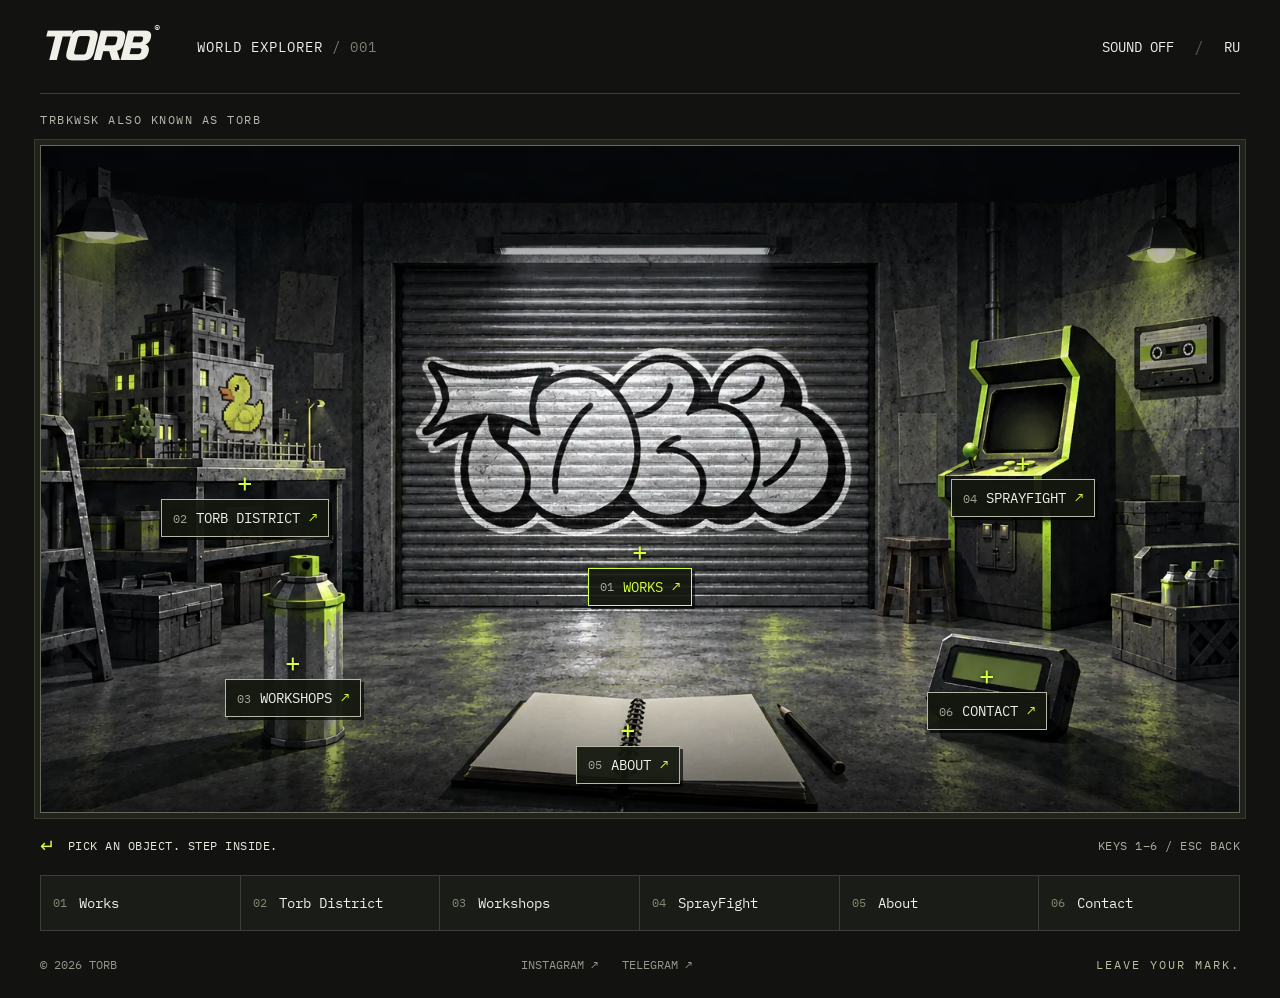
<file: index.html>
<!DOCTYPE html>
<html lang="en">
<head>
<meta charset="UTF-8" />
<meta name="viewport" content="width=device-width, initial-scale=1" />
<title>TRBKWSK ALSO KNOWN AS TORB</title>
<link rel="icon" href="favicon.webp" type="image/webp" />
<link rel="apple-touch-icon" href="favicon.webp" />
<meta name="theme-color" content="#111310" />
<meta name="google-site-verification" content="ERMoFBb7qqe_GTZfEtqPNpp0pk1r8hO4a1WRg-1dMgc" />
<meta name="description" content="The world of TORB: graffiti, Torb District, workshops and SprayFight." />
<meta property="og:type" content="website" />
<meta property="og:title" content="TRBKWSK ALSO KNOWN AS TORB" />
<meta property="og:description" content="The world of TORB: graffiti, Torb District, workshops and SprayFight." />
<meta property="og:image" content="https://www.torb.website/scene-v2.png" />
<meta property="og:url" content="https://www.torb.website/" />
<link rel="canonical" href="https://www.torb.website/" />
<link rel="alternate" hreflang="en" href="https://www.torb.website/index.html" />
<link rel="alternate" hreflang="ru" href="https://www.torb.website/index-ru.html" />
<link rel="alternate" hreflang="x-default" href="https://www.torb.website/" />
<link rel="preload" as="image" href="scene-v2.webp" />
<link rel="stylesheet" href="world.css" />
<script src="contact.js" defer></script>
<script src="world.js" defer></script>
</head>
<body>
  <div class="shell">
    <header class="toolbar">
      <a class="wordmark" href="index.html" aria-label="TRBKWSK ALSO KNOWN AS TORB">TORB<span>&reg;</span></a>
      <span class="system-title">WORLD EXPLORER <span class="version">/ 001</span></span>
      <div class="controls"><button id="sound" aria-pressed="false" aria-label="Enable sound">SOUND OFF</button><span class="divider">/</span><button id="language" aria-label="Переключить на русский">RU</button></div>
    </header>
    <main>
      <div class="scene-header"><span>TRBKWSK ALSO KNOWN AS TORB</span></div>
      <section class="viewport" aria-label="TORB studio">
        <div class="scene" id="scene">
          <picture>
            <source srcset="scene-v2.webp" type="image/webp" />
            <img class="scene-art" src="scene-v2.png" width="1536" height="1024" fetchpriority="high" alt="TORB studio at night: artwork on a roller shutter, spray can, house, sketchbook, arcade machine and pager" />
          </picture>
          <div class="scene-shade"></div>
          <nav class="hotspots" aria-label="Studio sections">
            <button class="hotspot works" data-section="works"><span class="target">+</span><span class="hot-label"><i>01</i> <span data-ru="&#1056;&#1040;&#1041;&#1054;&#1058;&#1067;" data-en="WORKS">WORKS</span><b>&#8599;</b></span></button>
            <button class="hotspot district" data-section="district"><span class="target">+</span><span class="hot-label"><i>02</i> TORB DISTRICT<b>&#8599;</b></span></button>
            <button class="hotspot workshops" data-section="workshops"><span class="target">+</span><span class="hot-label"><i>03</i> WORKSHOPS<b>&#8599;</b></span></button>
            <button class="hotspot fight" data-section="fight"><span class="target">+</span><span class="hot-label"><i>04</i> SPRAYFIGHT<b>&#8599;</b></span></button>
            <button class="hotspot about" data-section="about"><span class="target">+</span><span class="hot-label"><i>05</i> <span data-ru="&#1054;&#1041;&#1054; &#1052;&#1053;&#1045;" data-en="ABOUT">ABOUT</span><b>&#8599;</b></span></button>
            <button class="hotspot contact" data-section="contact"><span class="target">+</span><span class="hot-label"><i>06</i> <span data-ru="&#1050;&#1054;&#1053;&#1058;&#1040;&#1050;&#1058;" data-en="CONTACT">CONTACT</span><b>&#8599;</b></span></button>
          </nav>
        </div>
      </section>
      <div class="statusbar"><span class="instruction"><span class="key">&#8629;</span><span data-ru="&#1042;&#1067;&#1041;&#1045;&#1056;&#1048; &#1055;&#1056;&#1045;&#1044;&#1052;&#1045;&#1058;. &#1047;&#1040;&#1049;&#1044;&#1048; &#1042;&#1053;&#1059;&#1058;&#1056;&#1068;." data-en="PICK AN OBJECT. STEP INSIDE.">PICK AN OBJECT. STEP INSIDE.</span></span><span class="keyboard" data-ru="&#1050;&#1051;&#1040;&#1042;&#1048;&#1064;&#1048; 1&ndash;6 / ESC &#1053;&#1040;&#1047;&#1040;&#1044;" data-en="KEYS 1&ndash;6 / ESC BACK">KEYS 1–6 / ESC BACK</span></div>
      <nav class="quick-nav" aria-label="Quick navigation">
        <button data-section="works"><small>01</small><span data-ru="&#1056;&#1072;&#1073;&#1086;&#1090;&#1099;" data-en="Works">Works</span></button><button data-section="district"><small>02</small>Torb District</button><button data-section="workshops"><small>03</small>Workshops</button><button data-section="fight"><small>04</small>SprayFight</button><button data-section="about"><small>05</small><span data-ru="&#1054;&#1073;&#1086; &#1084;&#1085;&#1077;" data-en="About">About</span></button><button data-section="contact"><small>06</small><span data-ru="&#1050;&#1086;&#1085;&#1090;&#1072;&#1082;&#1090;" data-en="Contact">Contact</span></button>
      </nav>
    </main>
    <footer><span>&copy; <span id="year">2026</span> TORB</span><div><a href="https://www.instagram.com/trbkwsk/" target="_blank" rel="noopener noreferrer">INSTAGRAM &#8599;</a><a href="https://t.me/trbkwsk" target="_blank" rel="noopener noreferrer">TELEGRAM &#8599;</a></div><span class="footer-note">LEAVE YOUR MARK.</span></footer>
  </div>
  <dialog id="window" aria-labelledby="window-title">
    <div class="window-bar"><span id="window-path">TORB</span><button id="close" aria-label="Close window">&#10005;</button></div>
    <div class="window-body" id="window-body"></div>
    <div class="window-footer"><span>TRBKWSK ALSO KNOWN AS TORB</span><span>ESC / <span data-ru="&#1047;&#1040;&#1050;&#1056;&#1067;&#1058;&#1068;" data-en="CLOSE">CLOSE</span></span></div>
  </dialog>
  <noscript>
    <p style="padding:20px">The interactive studio needs JavaScript. The site sections are available directly:</p>
    <p style="padding:0 20px"><a href="torb-district.html">Torb District</a> &middot; <a href="workshops.html">Workshops</a> &middot; <a href="sprayfight.html">SprayFight</a></p>
  </noscript>
</body>
</html>
</file>
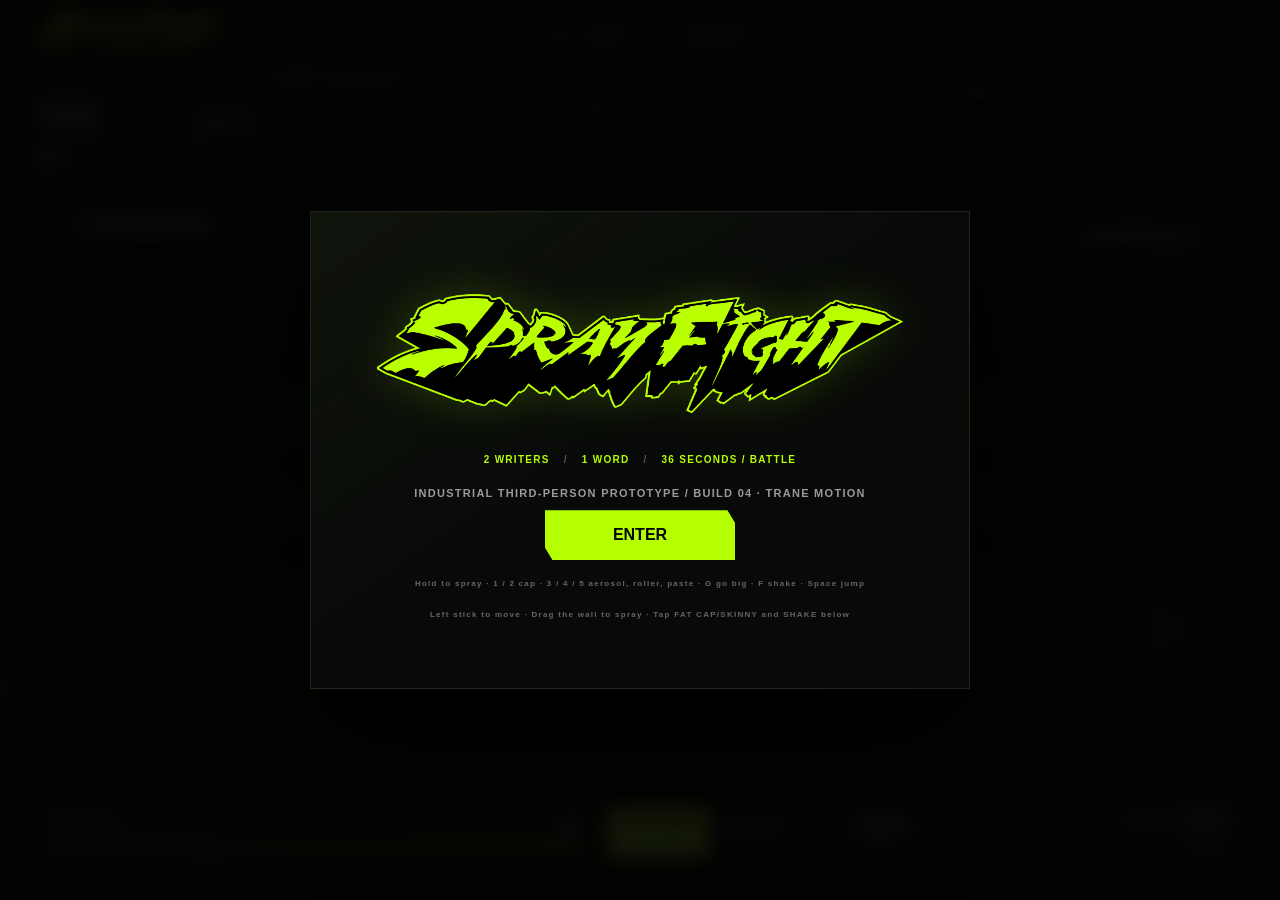
<file: sprayfight-legacy/index.html>
<!doctype html>
<html lang="en">
<head>
  <meta charset="utf-8" />
  <meta name="viewport" content="width=device-width, initial-scale=1, viewport-fit=cover" />
  <meta name="theme-color" content="#b6ff00" />
  <title>SprayFight — 3D Prototype</title>
  <meta name="description" content="SprayFight browser 3D gameplay prototype by TORB" />
  <link rel="icon" type="image/png" href="assets/SF_LOGO.png?v=green-1" />
  <link rel="apple-touch-icon" href="assets/SF_LOGO.png?v=green-1" />
  <link rel="stylesheet" href="styles.css" />
</head>
<body>
  <div id="game" class="game" aria-label="SprayFight 3D prototype">
    <canvas id="scene" aria-label="Industrial SprayFight arena"></canvas>

    <header class="hud-top">
      <img src="assets/sprayfight_green.png" alt="SprayFight" />
      <div class="word">WORD <b>SPRAY</b></div>
      <div class="clock" id="clock">00:36</div>
      <button id="sound" class="plain-button" type="button" aria-pressed="true">SOUND ON</button>
    </header>

    <section class="fighter fighter-player" aria-label="Player progress">
      <span>WRITER 01</span>
      <strong>YOU</strong>
      <small id="playerLayer">SKETCH</small>
      <div class="progress"><i id="playerProgress"></i></div>
      <b><span id="playerCoverage">0</span>%</b>
    </section>

    <section class="fighter fighter-ai" aria-label="Opponent progress">
      <span>WRITER 02</span>
      <strong>OPPONENT</strong>
      <small id="aiLayer">SKETCH</small>
      <div class="progress"><i id="aiProgress"></i></div>
      <b><span id="aiCoverage">0</span>%</b>
    </section>

    <div class="objective" id="objective">APPROACHING THE WALL</div>
    <div class="crosshair" id="crosshair" aria-hidden="true"><i></i></div>

    <div class="touch-controls" id="touchControls" aria-hidden="true">
      <button type="button" class="touch-enter" id="enterTagBtn">TAP TO TAG</button>
      <div class="joystick" id="joystick" aria-label="Move">
        <div class="joystick-stick" id="joystickStick"></div>
      </div>
      <div class="touch-actions">
        <button type="button" class="touch-btn" id="reachBtn">REACH</button>
        <button type="button" class="touch-btn" id="crouchBtn">CROUCH</button>
      </div>
    </div>

    <section class="hud-bottom" aria-label="Painting controls">
      <div class="pressure">
        <div><span>PRESSURE</span><b id="pressureNumber">100</b></div>
        <div class="bar"><i id="pressureBar"></i></div>
      </div>
      <div class="caps" role="group" aria-label="Cap selection">
        <button class="cap is-active" type="button" data-cap="fat">FAT CAP <small>1</small></button>
        <button class="cap" type="button" data-cap="skinny">SKINNY <small>2</small></button>
      </div>
      <button class="shake" id="shake" type="button">SHAKE <small>F</small></button>
      <div class="quality"><span>CLEAN</span><b><span id="clean">100</span>%</b><em><span id="drips">0</span> DRIPS</em></div>
    </section>

    <section class="modal is-visible" id="startModal" role="dialog" aria-modal="true">
      <div class="start-card">
        <img src="assets/sprayfight_green.png" alt="SprayFight" />
        <div class="facts"><span>2 WRITERS</span><span>1 WORD</span><span id="battleTime">36 SECONDS / BATTLE</span></div>
        <p>INDUSTRIAL THIRD-PERSON PROTOTYPE / BUILD 04 · TRANE MOTION</p>
        <button class="action" id="start" type="button">ENTER</button>
        <small class="hint-desktop">Hold to spray · 1 / 2 cap · 3 / 4 / 5 aerosol, roller, paste · G go big · F shake · Space jump</small>
        <small class="hint-touch">Left stick to move · Drag the wall to spray · Tap FAT CAP/SKINNY and SHAKE below</small>
      </div>
    </section>

    <section class="countdown" id="countdown" aria-hidden="true"><b>3</b></section>

    <section class="modal" id="resultModal" role="dialog" aria-modal="true">
      <div class="result-card">
        <span>SPRAYFIGHT / RESULT</span>
        <h1 id="resultTitle">YOU WIN</h1>
        <p class="reputation">REPUTATION <b id="reputation">0</b></p>
        <div class="scores">
          <div><span>YOU</span><strong id="playerScore">0</strong><small id="playerMeta">0% / 0 DRIPS</small><ul class="score-parts" id="playerParts"></ul></div>
          <div><span>OPPONENT</span><strong id="aiScore">0</strong><small id="aiMeta">0% / 0 DRIPS</small><ul class="score-parts" id="aiParts"></ul></div>
        </div>
        <button class="action" id="restart" type="button">RESTART</button>
      </div>
    </section>
  </div>

  <script type="module" src="main.js?v=root-motion-speeds-8"></script>
</body>
</html>
</file>
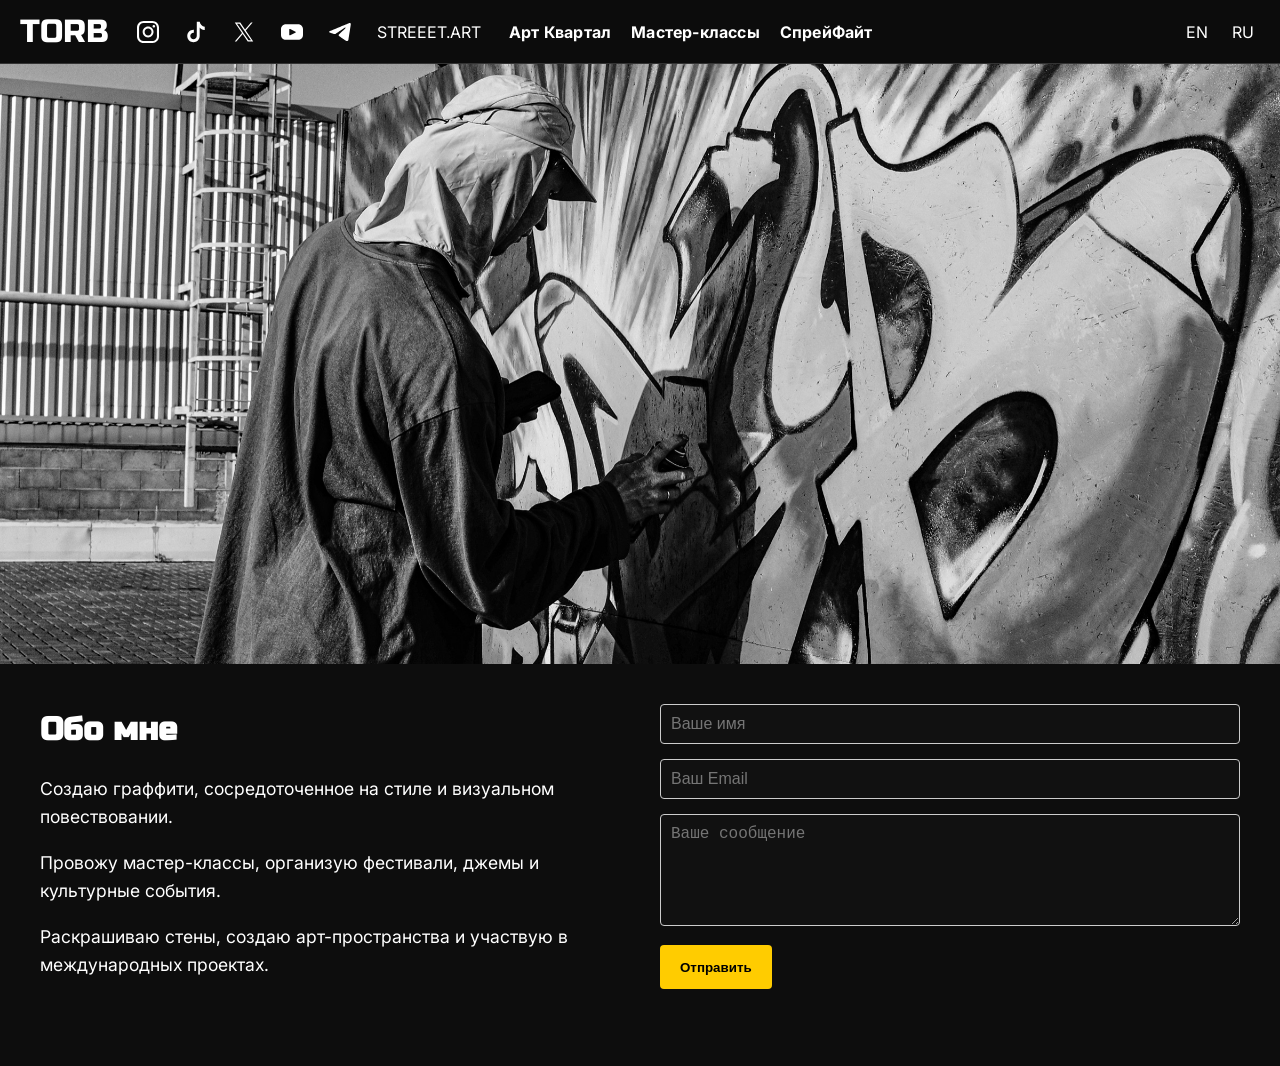
<file: index-classic-ru.html>
<!DOCTYPE html>
<html lang="ru">
<head>
<meta charset="UTF-8" />
<meta name="robots" content="noindex, follow" />
<meta name="viewport" content="width=device-width, initial-scale=1" />
<title>TORB — Граффити-артист | Мастер-классы & SprayFight</title>
<link rel="icon" href="favicon.webp" type="image/png" />
<link rel="apple-touch-icon" href="favicon.webp">
<meta name="theme-color" content="#000000" />
<meta name="google-site-verification" content="ERMoFBb7qqe_GTZfEtqPNpp0pk1r8hO4a1WRg-1dMgc" />
<meta name="description" content="TORB — граффити-артист. Мастер-классы, фестивали, система SprayFight, Torb District." />
<meta property="og:title" content="TORB — Граффити-артист" />
<meta property="og:description" content="Мастер-классы, фестивали, система SprayFight, Torb District." />
<meta property="og:image" content="https://www.torb.website/festival5.jpg" />
<meta property="og:url" content="https://www.torb.website/index-ru.html" />
<link href="https://fonts.googleapis.com/css2?family=Russo+One&family=Inter:wght@300;400;700&display=swap" rel="stylesheet" />

<style>
:root { --accent:#ffcc00; --line:#333; }

body {
  margin: 0;
  padding: 0;
  background: #0d0d0d;
  color: #fff;
  font-family: 'Inter', sans-serif;
  overflow-x: hidden;
}

/* ===== HEADER ===== */
header {
  display: flex;
  align-items: center;
  justify-content: space-between;
  padding: 12px 20px;
  border-bottom: 1px solid var(--line);
  flex-wrap: wrap;
  background: rgba(13,13,13,.85);
  backdrop-filter: blur(6px);
  position: sticky;
  top: 0;
  z-index: 1000;
}

/* left cluster: logo + socials + links */
.header-left {
  display: flex;
  align-items: center;
  gap: 20px;
  flex-wrap: wrap;
}

.logo {
  font-family: 'Russo One', sans-serif;
  font-size: 2rem;
  color: #fff;
  text-decoration: none;
  white-space: nowrap;
}
.logo:hover { color: var(--accent); }

/* socials */
.socials {
  display: flex;
  align-items: center;
  gap: 10px;
}
.socials a.icon-link, .mobile-socials a.icon-link{
  display:inline-flex; align-items:center; justify-content:center;
  width:38px; height:38px; border-radius:50%;
  color:#fff; text-decoration:none;
  transition: color .2s, background-color .2s, transform .1s;
}
.socials a.icon-link:hover, .mobile-socials a.icon-link:hover{
  color:var(--accent); background:rgba(255,204,0,.08);
}
.socials a.icon-link:active, .mobile-socials a.icon-link:active{ transform:scale(.96); }

.icon {
  width:22px; height:22px; display:inline-block;
  background-color: currentColor;
  -webkit-mask: var(--icon) no-repeat center / contain;
          mask: var(--icon) no-repeat center / contain;
}

.socials a.text-link, .mobile-socials a.text-link{
  color:#fff; text-decoration:none; font-size:1rem; padding:5px 8px; transition:color .2s;
}
.socials a.text-link:hover, .mobile-socials a.text-link:hover{ color:var(--accent); }
.socials a.text-link:visited, .mobile-socials a.text-link:visited{ color:#fff; }

/* nav links */
.sprayfight-link{
  font:700 1rem/1 'Inter',sans-serif;
  color:#fff; text-decoration:none; letter-spacing:.2px; transition:color .2s;
  white-space:nowrap;
}
.sprayfight-link:hover{ color:var(--accent); }

/* languages */
.language-switch{ display:flex; align-items:center; gap:12px; white-space:nowrap; }
.language-switch a{
  color:#fff; text-decoration:none; font-size:1rem; padding:4px 6px; transition:.2s;
}
.language-switch a:hover{ color:var(--accent); }

/* ===== SLIDER ===== */
.slider-container {
  position: relative;
  width: 100%;
  height: 600px;
  overflow: hidden;
  margin: 0 auto;
}
.slide {
  position: absolute;
  inset: 0;
  background-size: cover;
  background-position: center;
  opacity: 0;
  transition: opacity 0.8s ease;
}
.slide.active { opacity: 1; z-index: 1; }

/* ===== CONTENT ===== */
.content-section {
  display: flex;
  flex-wrap: wrap;
  padding: 40px;
  gap: 40px;
}
.about { flex: 1 1 400px; font-size: 1.1rem; line-height: 1.6; }
.about h2 {
  font-family: 'Russo One', sans-serif; font-size: 2rem; margin: 0 0 20px; color: #fff; text-align: left;
}
.contact-form { flex: 1 1 400px; }
.contact-form input, .contact-form textarea {
  width: 100%; margin-bottom: 15px; padding: 10px; font-size: 1rem; border-radius: 4px; border: 1px solid #ccc; box-sizing: border-box;
  background:#111; color:#fff;
}
.contact-form input:focus, .contact-form textarea:focus{ border-color:#777; }
.contact-form button{
  padding:12px 20px; background:var(--accent); color:#000; border:none; cursor:pointer; font-weight:700; transition:.2s;
}
.contact-form button:hover{ background:#e6b800; }

/* ===== MOBILE ===== */
.mobile-socials {
  display: none;
  justify-content: center;
  flex-wrap: wrap;
  gap: 10px;
  padding: 20px;
  box-sizing: border-box;
}

/* burger button */
.burger{
  display:none; align-items:center; justify-content:center;
  width:38px; height:38px; border-radius:8px;
  background:#111; color:#fff; border:1px solid var(--line);
  cursor:pointer; transition:transform .15s, background-color .2s, color .2s;
}
.burger:active{ transform:scale(.96); }
.burger[aria-expanded="true"]{ background:#151515; }

/* mobile slide menu */
.mobile-menu{
  position: fixed; top: 60px;
  right: 0; left: 0;
  background: rgba(13,13,13,.96);
  backdrop-filter: blur(8px);
  border-top: 1px solid var(--line);
  display: flex; flex-direction: column;
  gap: 10px; padding: 14px 16px; z-index: 1001;
}
.mobile-menu[hidden]{ display:none !important; }

.mobile-menu a{
  color:#fff; text-decoration:none; font:700 1.05rem/1.3 'Inter', sans-serif;
  padding:10px 6px; border-radius:6px; transition: color .2s, background-color .2s;
}
.mobile-menu a:hover{ color:var(--accent); background:rgba(255,204,0,.08); }

@media (max-width: 900px) {
  .slider-container { height: 400px; }
  .content-section { flex-direction: column; padding: 24px; gap: 24px; }
  .mobile-socials { display: flex; }
  .socials { display: none; }

  .burger{ display:inline-flex; }
  .header-left .sprayfight-link{ display:none; }
  .header-left{ gap:12px; }
  .logo{ order:1; }
  .burger{ order:0; }
  .language-switch{ display:flex; }
}
@media (max-width: 500px) {
  .slider-container { height: 300px; }
}

.reveal {
  opacity: 0;
  transform: translateY(30px);
  transition: opacity 0.6s ease, transform 0.6s ease;
}
.reveal.visible {
  opacity: 1;
  transform: translateY(0);
}
</style>
<link rel="stylesheet" href="shared.css" />

<!-- Yandex.Metrika counter -->
<script type="text/javascript">
    (function(m,e,t,r,i,k,a){
        m[i]=m[i]||function(){(m[i].a=m[i].a||[]).push(arguments)};
        m[i].l=1*new Date();
        for (var j = 0; j < document.scripts.length; j++) {if (document.scripts[j].src === r) { return; }}
        k=e.createElement(t),a=e.getElementsByTagName(t)[0],k.async=1,k.src=r,a.parentNode.insertBefore(k,a)
    })(window, document,'script','https://mc.yandex.ru/metrika/tag.js?id=108789136', 'ym');
    ym(108789136, 'init', {ssr:true, webvisor:true, clickmap:true, ecommerce:"dataLayer", referrer: document.referrer, url: location.href, accurateTrackBounce:true, trackLinks:true});
</script>
<noscript><div><img src="https://mc.yandex.ru/watch/108789136" style="position:absolute; left:-9999px;" alt="" /></div></noscript>
<!-- /Yandex.Metrika counter -->
<script>
if (!sessionStorage.getItem('lang-checked')) {
  sessionStorage.setItem('lang-checked', '1');
  fetch('https://ipapi.co/country/')
    .then(r => r.text())
    .then(country => {
      if (country.trim() !== 'RU') {
        window.location.href = '/index.html';
      }
    })
    .catch(() => {});
}
</script>
</head>
<body>

<header>
  <div class="header-left">
    <button class="burger" aria-label="Открыть меню" aria-expanded="false" aria-controls="mobile-menu">☰</button>
    <a href="index-classic-ru.html" class="logo">TORB</a>

    <div class="socials" aria-label="Социальные ссылки">
      <a class="icon-link" href="https://www.instagram.com/trbkwsk/" target="_blank" rel="noopener noreferrer" aria-label="Instagram">
        <span class="icon" style="--icon: url('instagram.svg');"></span>
      </a>
      <a class="icon-link" href="https://www.tiktok.com/@trbkwsk" target="_blank" rel="noopener noreferrer" aria-label="TikTok">
        <span class="icon" style="--icon: url('tiktok.svg');"></span>
      </a>
      <a class="icon-link" href="https://x.com/trbkwsk?s=21" target="_blank" rel="noopener noreferrer" aria-label="X">
        <span class="icon" style="--icon: url('x.svg');"></span>
      </a>
      <a class="icon-link" href="https://youtube.com/@trbkwsk" target="_blank" rel="noopener noreferrer" aria-label="YouTube">
        <span class="icon" style="--icon: url('youtube.svg');"></span>
      </a>
      <a class="icon-link" href="https://t.me/trbkwsk" target="_blank" rel="noopener noreferrer" aria-label="Telegram">
        <span class="icon" style="--icon: url('telegram.svg');"></span>
      </a>
      <a href="https://streeet.art/@trbkwsk" target="_blank" rel="noopener noreferrer" class="text-link">STREEET.ART</a>
    </div>

    <!-- новые разделы -->
    <a href="torb-district-ru.html" class="sprayfight-link">Арт Квартал</a>
    <a href="workshops-ru.html" class="sprayfight-link">Мастер-классы</a>
    <a href="sprayfight-ru.html" class="sprayfight-link">СпрейФайт</a>
  </div>

  <div class="language-switch">
    <!-- EN RU порядок, RU активен -->
  <a href="index-classic.html">EN</a>
  <a href="index-classic-ru.html" aria-current="page">RU</a>
</div>
</header>

<!-- Мобильное меню -->
<nav id="mobile-menu" class="mobile-menu" hidden>
  <a href="torb-district-ru.html">Арт Квартал</a>
  <a href="workshops-ru.html">Мастер-классы</a>
  <a href="sprayfight-ru.html">СпрейФайт</a>
</nav>

<!-- Слайдер -->
<div class="slider-container">
  <div class="slide active" style="background-image: url('festival5.jpg');"></div>
  <div class="slide" style="background-image: url('festival6.jpg');"></div>
  <div class="slide" style="background-image: url('festival7.jpg'); background-position: center 85%;"></div>
</div>

<!-- О себе и Контакты -->
<div class="content-section reveal">
 <div class="about reveal">
  <h2>Обо мне</h2>
  <p>Создаю граффити, сосредоточенное на стиле и визуальном повествовании.</p>
  <p>Провожу мастер-классы, организую фестивали, джемы и культурные события.</p>
  <p>Раскрашиваю стены, создаю арт-пространства и участвую в международных проектах.</p>
</div>

  <form class="contact-form" id="contact" data-contact-form data-endpoint="https://api.torb.website:8443/api/contact" data-sending-text="Отправка..." data-required-text="Заполните все поля" data-success-text="Сообщение отправлено. Я скоро отвечу." data-error-text="Не удалось отправить сообщение. Напишите в Telegram или Instagram.">
    <input type="text" name="name" placeholder="Ваше имя" autocomplete="name" required>
    <input type="email" name="email" placeholder="Ваш Email" autocomplete="email" required>
    <textarea name="message" rows="5" placeholder="Ваше сообщение" required></textarea>
    <button type="submit">Отправить</button>
    <p class="form-status" data-form-status role="status" aria-live="polite"></p>
  </form>
</div>

<!-- Мобильные соцсети -->
<div class="mobile-socials" aria-label="Социальные ссылки">
  <a class="icon-link" href="https://www.instagram.com/trbkwsk/" target="_blank" rel="noopener noreferrer" aria-label="Instagram">
    <span class="icon" style="--icon: url('instagram.svg');"></span>
  </a>
  <a class="icon-link" href="https://www.tiktok.com/@trbkwsk" target="_blank" rel="noopener noreferrer" aria-label="TikTok">
    <span class="icon" style="--icon: url('tiktok.svg');"></span>
  </a>
  <a class="icon-link" href="https://x.com/trbkwsk?s=21" target="_blank" rel="noopener noreferrer" aria-label="X">
    <span class="icon" style="--icon: url('x.svg');"></span>
  </a>
  <a class="icon-link" href="https://youtube.com/@trbkwsk" target="_blank" rel="noopener noreferrer" aria-label="YouTube">
    <span class="icon" style="--icon: url('youtube.svg');"></span>
  </a>
  <a class="icon-link" href="https://t.me/trbkwsk" target="_blank" rel="noopener noreferrer" aria-label="Telegram">
    <span class="icon" style="--icon: url('telegram.svg');"></span>
  </a>
  <a href="https://streeet.art/@trbkwsk" target="_blank" rel="noopener noreferrer" class="text-link">STREEET.ART</a>
</div>

<script>
/* слайдер */
const slides = document.querySelectorAll('.slide');
let index = 0;
setInterval(() => {
  slides.forEach(s => s.classList.remove('active'));
  index = (index + 1) % slides.length;
  slides[index].classList.add('active');
}, 5000);

/* бургер меню */
const burger = document.querySelector('.burger');
const mobileMenu = document.getElementById('mobile-menu');

if (burger && mobileMenu) {
  burger.addEventListener('click', () => {
    const open = burger.getAttribute('aria-expanded') === 'true';
    burger.setAttribute('aria-expanded', String(!open));
    mobileMenu.hidden = open;
    document.body.style.overflow = open ? '' : 'hidden';
  });

  mobileMenu.addEventListener('click', (e) => {
    if (e.target.tagName === 'A') {
      burger.setAttribute('aria-expanded', 'false');
      mobileMenu.hidden = true;
      document.body.style.overflow = '';
    }
  });
}
</script>

<script src="contact.js"></script>

<script>
const observer = new IntersectionObserver((entries) => {
  entries.forEach(e => { if (e.isIntersecting) { e.target.classList.add('visible'); } });
}, { threshold: 0.15 });
document.querySelectorAll('.reveal').forEach(el => observer.observe(el));
</script>
</body>
</html>
</file>
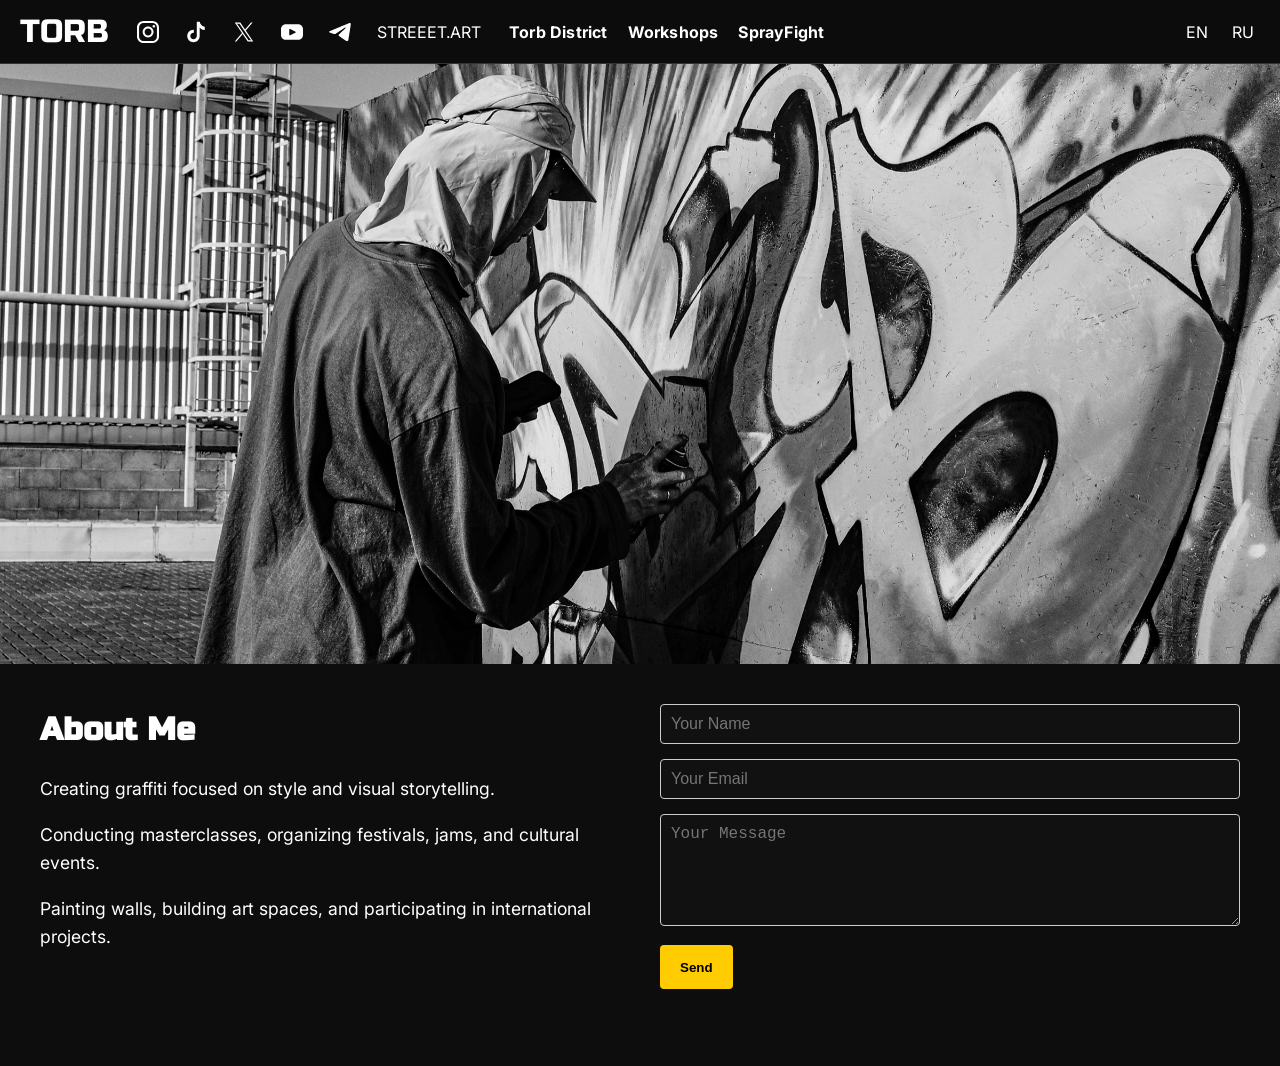
<file: index-classic.html>
<!DOCTYPE html>
<html lang="en">
<head>
<meta charset="UTF-8" />
<meta name="robots" content="noindex, follow" />
<meta name="viewport" content="width=device-width, initial-scale=1" />
<title>TORB — Graffiti Artist | Workshops & SprayFight</title>
<link rel="icon" href="favicon.webp" type="image/png" />
<link rel="apple-touch-icon" href="favicon.webp">
<meta name="theme-color" content="#000000" />
<meta name="google-site-verification" content="ERMoFBb7qqe_GTZfEtqPNpp0pk1r8hO4a1WRg-1dMgc" />
<meta name="description" content="TORB — graffiti artist. Workshops, festivals, SprayFight system, Torb District." />
<meta property="og:title" content="TORB — Graffiti Artist" />
<meta property="og:description" content="Workshops, festivals, SprayFight system, Torb District." />
<meta property="og:image" content="https://www.torb.website/festival5.jpg" />
<meta property="og:url" content="https://www.torb.website/" />
<link href="https://fonts.googleapis.com/css2?family=Russo+One&family=Inter:wght@300;400;700&display=swap" rel="stylesheet" />

<style>
:root { --accent:#ffcc00; --line:#333; }

body {
  margin: 0;
  padding: 0;
  background: #0d0d0d;
  color: #fff;
  font-family: 'Inter', sans-serif;
  overflow-x: hidden;
}

/* ===== HEADER ===== */
header {
  display: flex;
  align-items: center;
  justify-content: space-between;
  padding: 12px 20px;
  border-bottom: 1px solid var(--line);
  flex-wrap: wrap;
  background: rgba(13,13,13,.85);
  backdrop-filter: blur(6px);
  position: sticky;
  top: 0;
  z-index: 1000;
}

/* left cluster: logo + socials + links */
.header-left {
  display: flex;
  align-items: center;
  gap: 20px;
  flex-wrap: wrap;
}

.logo {
  font-family: 'Russo One', sans-serif;
  font-size: 2rem;
  color: #fff;
  text-decoration: none;
  white-space: nowrap;
}
.logo:hover { color: var(--accent); }

/* socials */
.socials {
  display: flex;
  align-items: center;
  gap: 10px;
}
.socials a.icon-link, .mobile-socials a.icon-link{
  display:inline-flex; align-items:center; justify-content:center;
  width:38px; height:38px; border-radius:50%;
  color:#fff; text-decoration:none;
  transition: color .2s, background-color .2s, transform .1s;
}
.socials a.icon-link:hover, .mobile-socials a.icon-link:hover{
  color:var(--accent); background:rgba(255,204,0,.08);
}
.socials a.icon-link:active, .mobile-socials a.icon-link:active{ transform:scale(.96); }

.icon {
  width:22px; height:22px; display:inline-block;
  background-color: currentColor;
  -webkit-mask: var(--icon) no-repeat center / contain;
          mask: var(--icon) no-repeat center / contain;
}

.socials a.text-link, .mobile-socials a.text-link{
  color:#fff; text-decoration:none; font-size:1rem; padding:5px 8px; transition:color .2s;
}
.socials a.text-link:hover, .mobile-socials a.text-link:hover{ color:var(--accent); }
.socials a.text-link:visited, .mobile-socials a.text-link:visited{ color:#fff; }

/* nav links */
.sprayfight-link{
  font:700 1rem/1 'Inter',sans-serif;
  color:#fff; text-decoration:none; letter-spacing:.2px; transition:color .2s;
  white-space:nowrap;
}
.sprayfight-link:hover{ color:var(--accent); }

/* languages */
.language-switch{ display:flex; align-items:center; gap:12px; white-space:nowrap; }
.language-switch a{
  color:#fff; text-decoration:none; font-size:1rem; padding:4px 6px; transition:.2s;
}
.language-switch a:hover{ color:var(--accent); }

/* ===== SLIDER ===== */
.slider-container {
  position: relative;
  width: 100%;
  height: 600px;
  overflow: hidden;
  margin: 0 auto;
}
.slide {
  position: absolute;
  inset: 0;
  background-size: cover;
  background-position: center;
  opacity: 0;
  transition: opacity 0.8s ease;
}
.slide.active { opacity: 1; z-index: 1; }

/* ===== CONTENT ===== */
.content-section {
  display: flex;
  flex-wrap: wrap;
  padding: 40px;
  gap: 40px;
}
.about { flex: 1 1 400px; font-size: 1.1rem; line-height: 1.6; }
.about h2 {
  font-family: 'Russo One', sans-serif; font-size: 2rem; margin: 0 0 20px; color: #fff; text-align: left;
}
.contact-form { flex: 1 1 400px; }
.contact-form input, .contact-form textarea {
  width: 100%; margin-bottom: 15px; padding: 10px; font-size: 1rem; border-radius: 4px; border: 1px solid #ccc; box-sizing: border-box;
  background:#111; color:#fff;
}
.contact-form input:focus, .contact-form textarea:focus{ border-color:#777; }
.contact-form button{
  padding:12px 20px; background:var(--accent); color:#000; border:none; cursor:pointer; font-weight:700; transition:.2s;
}
.contact-form button:hover{ background:#e6b800; }

/* ===== MOBILE ===== */
.mobile-socials {
  display: none;
  justify-content: center;
  flex-wrap: wrap;
  gap: 10px;
  padding: 20px;
  box-sizing: border-box;
}

/* burger button */
.burger{
  display:none; align-items:center; justify-content:center;
  width:38px; height:38px; border-radius:8px;
  background:#111; color:#fff; border:1px solid var(--line);
  cursor:pointer; transition:transform .15s, background-color .2s, color .2s;
}
.burger:active{ transform:scale(.96); }
.burger[aria-expanded="true"]{ background:#151515; }

/* mobile slide menu */
.mobile-menu{
  position: fixed; top: 60px;
  right: 0; left: 0;
  background: rgba(13,13,13,.96);
  backdrop-filter: blur(8px);
  border-top: 1px solid var(--line);
  display: flex; flex-direction: column;
  gap: 10px; padding: 14px 16px; z-index: 1001;
}
/* гарантированно скрыто по умолчанию */
.mobile-menu[hidden]{ display:none !important; }

.mobile-menu a{
  color:#fff; text-decoration:none; font:700 1.05rem/1.3 'Inter', sans-serif;
  padding:10px 6px; border-radius:6px; transition: color .2s, background-color .2s;
}
.mobile-menu a:hover{ color:var(--accent); background:rgba(255,204,0,.08); }

@media (max-width: 900px) {
  .slider-container { height: 400px; }
  .content-section { flex-direction: column; padding: 24px; gap: 24px; }
  .mobile-socials { display: flex; }
  .socials { display: none; }

  /* показываем сендвич, скрываем десктопные вкладки */
  .burger{ display:inline-flex; }
  .header-left .sprayfight-link{ display:none; }
  .header-left{ gap:12px; }
  .logo{ order:1; }
  .burger{ order:0; }
  .language-switch{ display:flex; }
}
@media (max-width: 500px) {
  .slider-container { height: 300px; }
}

.reveal {
  opacity: 0;
  transform: translateY(30px);
  transition: opacity 0.6s ease, transform 0.6s ease;
}
.reveal.visible {
  opacity: 1;
  transform: translateY(0);
}
</style>
<link rel="stylesheet" href="shared.css" />

<!-- Yandex.Metrika counter -->
<script type="text/javascript">
    (function(m,e,t,r,i,k,a){
        m[i]=m[i]||function(){(m[i].a=m[i].a||[]).push(arguments)};
        m[i].l=1*new Date();
        for (var j = 0; j < document.scripts.length; j++) {if (document.scripts[j].src === r) { return; }}
        k=e.createElement(t),a=e.getElementsByTagName(t)[0],k.async=1,k.src=r,a.parentNode.insertBefore(k,a)
    })(window, document,'script','https://mc.yandex.ru/metrika/tag.js?id=108789136', 'ym');
    ym(108789136, 'init', {ssr:true, webvisor:true, clickmap:true, ecommerce:"dataLayer", referrer: document.referrer, url: location.href, accurateTrackBounce:true, trackLinks:true});
</script>
<noscript><div><img src="https://mc.yandex.ru/watch/108789136" style="position:absolute; left:-9999px;" alt="" /></div></noscript>
<!-- /Yandex.Metrika counter -->
<script>
if (!sessionStorage.getItem('lang-checked')) {
  sessionStorage.setItem('lang-checked', '1');
  fetch('https://ipapi.co/country/')
    .then(r => r.text())
    .then(country => {
      if (country.trim() === 'RU') {
        window.location.href = '/index-ru.html';
      }
    })
    .catch(() => {});
}
</script>
</head>
<body>

<header>
  <div class="header-left">
    <button class="burger" aria-label="Open menu" aria-expanded="false" aria-controls="mobile-menu">☰</button>
    <a href="index-classic.html" class="logo">TORB</a>

    <div class="socials" aria-label="Social links">
      <a class="icon-link" href="https://www.instagram.com/trbkwsk/" target="_blank" rel="noopener noreferrer" aria-label="Instagram">
        <span class="icon" style="--icon: url('instagram.svg');"></span>
      </a>
      <a class="icon-link" href="https://www.tiktok.com/@trbkwsk" target="_blank" rel="noopener noreferrer" aria-label="TikTok">
        <span class="icon" style="--icon: url('tiktok.svg');"></span>
      </a>
      <a class="icon-link" href="https://x.com/trbkwsk?s=21" target="_blank" rel="noopener noreferrer" aria-label="X">
        <span class="icon" style="--icon: url('x.svg');"></span>
      </a>
      <a class="icon-link" href="https://youtube.com/@trbkwsk" target="_blank" rel="noopener noreferrer" aria-label="YouTube">
        <span class="icon" style="--icon: url('youtube.svg');"></span>
      </a>
      <a class="icon-link" href="https://t.me/trbkwsk" target="_blank" rel="noopener noreferrer" aria-label="Telegram">
        <span class="icon" style="--icon: url('telegram.svg');"></span>
      </a>
      <a href="https://streeet.art/@trbkwsk" target="_blank" rel="noopener noreferrer" class="text-link">STREEET.ART</a>
    </div>

    <!-- new sections -->
    <a href="torb-district.html" class="sprayfight-link">Torb District</a>
    <a href="workshops.html" class="sprayfight-link">Workshops</a>
    <a href="sprayfight.html" class="sprayfight-link">SprayFight</a>
  </div>

  <div class="language-switch">
    <!-- EN RU порядок, EN активен -->
  <a href="index-classic.html" aria-current="page">EN</a>
  <a href="index-classic-ru.html">RU</a>
</div>
</header>

<!-- Mobile slide menu (по умолчанию скрыто) -->
<nav id="mobile-menu" class="mobile-menu" hidden>
  <a href="torb-district.html">Torb District</a>
  <a href="workshops.html">Workshops</a>
  <a href="sprayfight.html">SprayFight System</a>
</nav>

<!-- Slider -->
<div class="slider-container">
  <div class="slide active" style="background-image: url('festival5.jpg');"></div>
  <div class="slide" data-bg="festival6.jpg"></div>
  <div class="slide" data-bg="festival7.jpg" style="background-position: center 85%;"></div>
</div>

<!-- About & Contact -->
<div class="content-section reveal">
 <div class="about reveal">
  <h2>About Me</h2>
  <p>Creating graffiti focused on style and visual storytelling.</p>
  <p>Conducting masterclasses, organizing festivals, jams, and cultural events.</p>
  <p>Painting walls, building art spaces, and participating in international projects.</p>
</div>

  <form class="contact-form" id="contact" data-contact-form data-endpoint="https://api.torb.website:8443/api/contact" data-sending-text="Sending..." data-required-text="Fill all fields" data-success-text="Message sent. I will get back to you soon." data-error-text="Could not send the message. Please try Telegram or Instagram.">
    <input type="text" name="name" placeholder="Your Name" autocomplete="name" required>
    <input type="email" name="email" placeholder="Your Email" autocomplete="email" required>
    <textarea name="message" rows="5" placeholder="Your Message" required></textarea>
    <button type="submit">Send</button>
    <p class="form-status" data-form-status role="status" aria-live="polite"></p>
  </form>
</div>

<!-- Mobile socials -->
<div class="mobile-socials" aria-label="Social links">
  <a class="icon-link" href="https://www.instagram.com/trbkwsk/" target="_blank" rel="noopener noreferrer" aria-label="Instagram">
    <span class="icon" style="--icon: url('instagram.svg');"></span>
  </a>
  <a class="icon-link" href="https://www.tiktok.com/@trbkwsk" target="_blank" rel="noopener noreferrer" aria-label="TikTok">
    <span class="icon" style="--icon: url('tiktok.svg');"></span>
  </a>
  <a class="icon-link" href="https://x.com/trbkwsk?s=21" target="_blank" rel="noopener noreferrer" aria-label="X">
    <span class="icon" style="--icon: url('x.svg');"></span>
  </a>
  <a class="icon-link" href="https://youtube.com/@trbkwsk" target="_blank" rel="noopener noreferrer" aria-label="YouTube">
    <span class="icon" style="--icon: url('youtube.svg');"></span>
  </a>
  <a class="icon-link" href="https://t.me/trbkwsk" target="_blank" rel="noopener noreferrer" aria-label="Telegram">
    <span class="icon" style="--icon: url('telegram.svg');"></span>
  </a>
  <a href="https://streeet.art/@trbkwsk" target="_blank" rel="noopener noreferrer" class="text-link">STREEET.ART</a>
</div>

<script>
/* slider */
const slides = document.querySelectorAll('.slide');
let index = 0;
setInterval(() => {
  slides.forEach(s => s.classList.remove('active'));
  index = (index + 1) % slides.length;
  const next = slides[index];
  if (next.dataset.bg) { next.style.backgroundImage = "url('" + next.dataset.bg + "')"; delete next.dataset.bg; }
  next.classList.add('active');
}, 5000);

/* burger menu */
const burger = document.querySelector('.burger');
const mobileMenu = document.getElementById('mobile-menu');

if (burger && mobileMenu) {
  burger.addEventListener('click', () => {
    const open = burger.getAttribute('aria-expanded') === 'true';
    burger.setAttribute('aria-expanded', String(!open));
    mobileMenu.hidden = open; // скрыть/показать
    document.body.style.overflow = open ? '' : 'hidden'; // блок скролла при открытом меню
  });

  // авто-закрытие по клику на ссылку
  mobileMenu.addEventListener('click', (e) => {
    if (e.target.tagName === 'A') {
      burger.setAttribute('aria-expanded', 'false');
      mobileMenu.hidden = true;
      document.body.style.overflow = '';
    }
  });
}
</script>

<script src="contact.js"></script>

<script>
const observer = new IntersectionObserver((entries) => {
  entries.forEach(e => { if (e.isIntersecting) { e.target.classList.add('visible'); } });
}, { threshold: 0.15 });
document.querySelectorAll('.reveal').forEach(el => observer.observe(el));
</script>
</body>
</html>
</file>
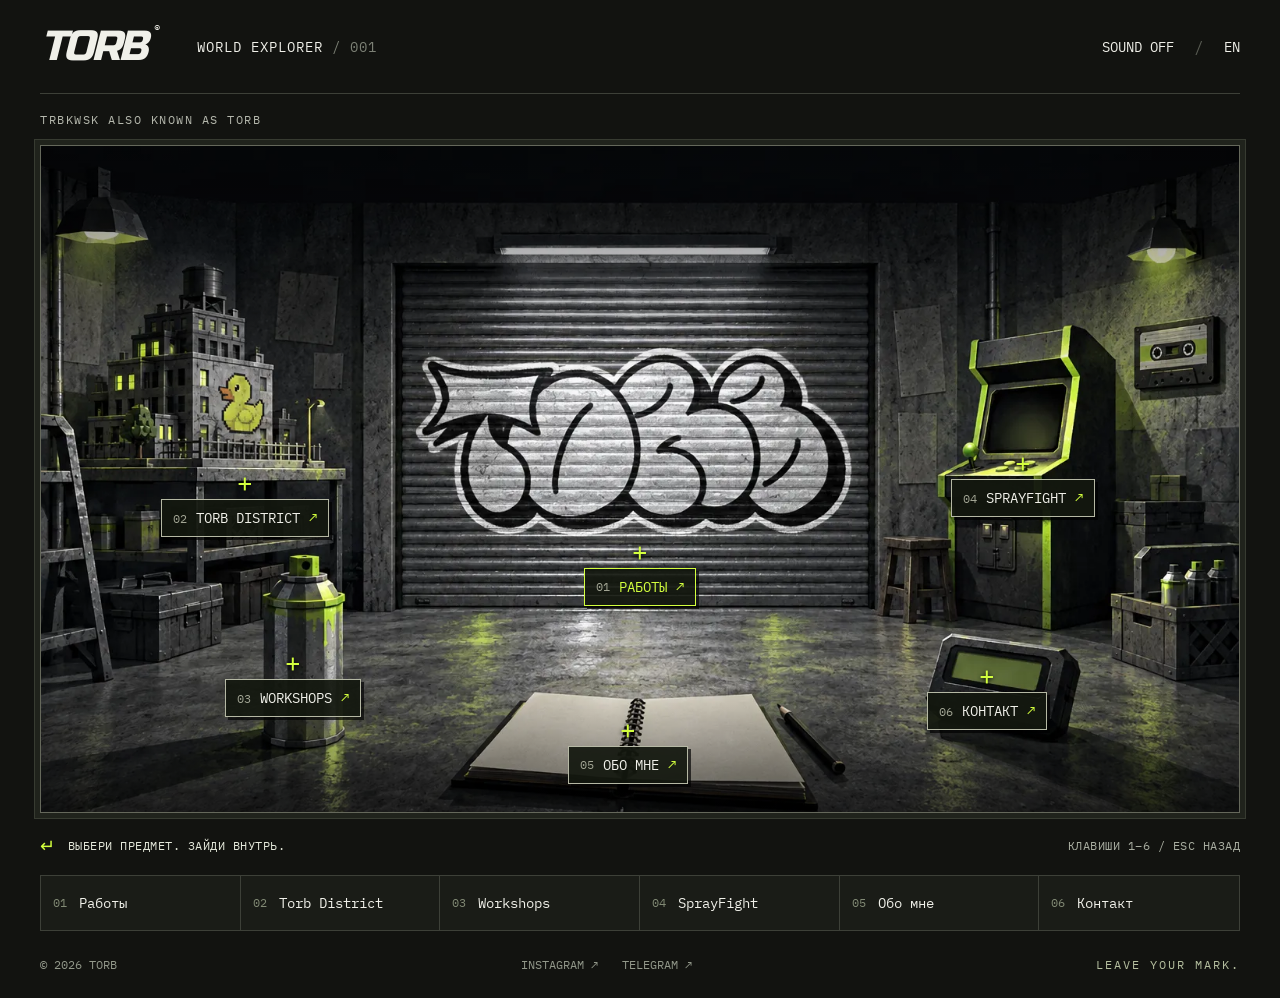
<file: index-ru.html>
<!DOCTYPE html>
<html lang="ru">
<head>
<meta charset="UTF-8" />
<meta name="viewport" content="width=device-width, initial-scale=1" />
<title>TRBKWSK ALSO KNOWN AS TORB</title>
<link rel="icon" href="favicon.webp" type="image/webp" />
<link rel="apple-touch-icon" href="favicon.webp" />
<meta name="theme-color" content="#111310" />
<meta name="google-site-verification" content="ERMoFBb7qqe_GTZfEtqPNpp0pk1r8hO4a1WRg-1dMgc" />
<meta name="description" content="Мир TORB: граффити, Torb District, мастер-классы и SprayFight." />
<meta property="og:type" content="website" />
<meta property="og:title" content="TRBKWSK ALSO KNOWN AS TORB" />
<meta property="og:description" content="Мир TORB: граффити, Torb District, мастер-классы и SprayFight." />
<meta property="og:image" content="https://www.torb.website/scene-v2.png" />
<meta property="og:url" content="https://www.torb.website/index-ru.html" />
<link rel="canonical" href="https://www.torb.website/index-ru.html" />
<link rel="alternate" hreflang="en" href="https://www.torb.website/index.html" />
<link rel="alternate" hreflang="ru" href="https://www.torb.website/index-ru.html" />
<link rel="alternate" hreflang="x-default" href="https://www.torb.website/" />
<link rel="preload" as="image" href="scene-v2.webp" />
<link rel="stylesheet" href="world.css" />
<script src="contact.js" defer></script>
<script src="world.js" defer></script>
</head>
<body>
  <div class="shell">
    <header class="toolbar">
      <a class="wordmark" href="index-ru.html" aria-label="TRBKWSK ALSO KNOWN AS TORB">TORB<span>&reg;</span></a>
      <span class="system-title">WORLD EXPLORER <span class="version">/ 001</span></span>
      <div class="controls"><button id="sound" aria-pressed="false" aria-label="Включить звук">SOUND OFF</button><span class="divider">/</span><button id="language" aria-label="Switch to English">EN</button></div>
    </header>
    <main>
      <div class="scene-header"><span>TRBKWSK ALSO KNOWN AS TORB</span></div>
      <section class="viewport" aria-label="Мастерская TORB">
        <div class="scene" id="scene">
          <picture>
            <source srcset="scene-v2.webp" type="image/webp" />
            <img class="scene-art" src="scene-v2.png" width="1536" height="1024" fetchpriority="high" alt="Ночная мастерская TORB: рисунок на рольставне, баллончик, дом, скетчбук, игровой автомат и пейджер" />
          </picture>
          <div class="scene-shade"></div>
          <nav class="hotspots" aria-label="Разделы мастерской">
            <button class="hotspot works" data-section="works"><span class="target">+</span><span class="hot-label"><i>01</i> <span data-ru="&#1056;&#1040;&#1041;&#1054;&#1058;&#1067;" data-en="WORKS">РАБОТЫ</span><b>&#8599;</b></span></button>
            <button class="hotspot district" data-section="district"><span class="target">+</span><span class="hot-label"><i>02</i> TORB DISTRICT<b>&#8599;</b></span></button>
            <button class="hotspot workshops" data-section="workshops"><span class="target">+</span><span class="hot-label"><i>03</i> WORKSHOPS<b>&#8599;</b></span></button>
            <button class="hotspot fight" data-section="fight"><span class="target">+</span><span class="hot-label"><i>04</i> SPRAYFIGHT<b>&#8599;</b></span></button>
            <button class="hotspot about" data-section="about"><span class="target">+</span><span class="hot-label"><i>05</i> <span data-ru="&#1054;&#1041;&#1054; &#1052;&#1053;&#1045;" data-en="ABOUT">ОБО МНЕ</span><b>&#8599;</b></span></button>
            <button class="hotspot contact" data-section="contact"><span class="target">+</span><span class="hot-label"><i>06</i> <span data-ru="&#1050;&#1054;&#1053;&#1058;&#1040;&#1050;&#1058;" data-en="CONTACT">КОНТАКТ</span><b>&#8599;</b></span></button>
          </nav>
        </div>
      </section>
      <div class="statusbar"><span class="instruction"><span class="key">&#8629;</span><span data-ru="&#1042;&#1067;&#1041;&#1045;&#1056;&#1048; &#1055;&#1056;&#1045;&#1044;&#1052;&#1045;&#1058;. &#1047;&#1040;&#1049;&#1044;&#1048; &#1042;&#1053;&#1059;&#1058;&#1056;&#1068;." data-en="PICK AN OBJECT. STEP INSIDE.">ВЫБЕРИ ПРЕДМЕТ. ЗАЙДИ ВНУТРЬ.</span></span><span class="keyboard" data-ru="&#1050;&#1051;&#1040;&#1042;&#1048;&#1064;&#1048; 1&ndash;6 / ESC &#1053;&#1040;&#1047;&#1040;&#1044;" data-en="KEYS 1&ndash;6 / ESC BACK">КЛАВИШИ 1–6 / ESC НАЗАД</span></div>
      <nav class="quick-nav" aria-label="Быстрая навигация">
        <button data-section="works"><small>01</small><span data-ru="&#1056;&#1072;&#1073;&#1086;&#1090;&#1099;" data-en="Works">Работы</span></button><button data-section="district"><small>02</small>Torb District</button><button data-section="workshops"><small>03</small>Workshops</button><button data-section="fight"><small>04</small>SprayFight</button><button data-section="about"><small>05</small><span data-ru="&#1054;&#1073;&#1086; &#1084;&#1085;&#1077;" data-en="About">Обо мне</span></button><button data-section="contact"><small>06</small><span data-ru="&#1050;&#1086;&#1085;&#1090;&#1072;&#1082;&#1090;" data-en="Contact">Контакт</span></button>
      </nav>
    </main>
    <footer><span>&copy; <span id="year">2026</span> TORB</span><div><a href="https://www.instagram.com/trbkwsk/" target="_blank" rel="noopener noreferrer">INSTAGRAM &#8599;</a><a href="https://t.me/trbkwsk" target="_blank" rel="noopener noreferrer">TELEGRAM &#8599;</a></div><span class="footer-note">LEAVE YOUR MARK.</span></footer>
  </div>
  <dialog id="window" aria-labelledby="window-title">
    <div class="window-bar"><span id="window-path">TORB</span><button id="close" aria-label="Закрыть окно">&#10005;</button></div>
    <div class="window-body" id="window-body"></div>
    <div class="window-footer"><span>TRBKWSK ALSO KNOWN AS TORB</span><span>ESC / <span data-ru="&#1047;&#1040;&#1050;&#1056;&#1067;&#1058;&#1068;" data-en="CLOSE">ЗАКРЫТЬ</span></span></div>
  </dialog>
  <noscript>
    <p style="padding:20px">Для интерактивной мастерской нужен JavaScript. Разделы сайта доступны напрямую:</p>
    <p style="padding:0 20px"><a href="torb-district-ru.html">Torb District</a> &middot; <a href="workshops-ru.html">Workshops</a> &middot; <a href="sprayfight-ru.html">SprayFight</a></p>
  </noscript>
</body>
</html>
</file>
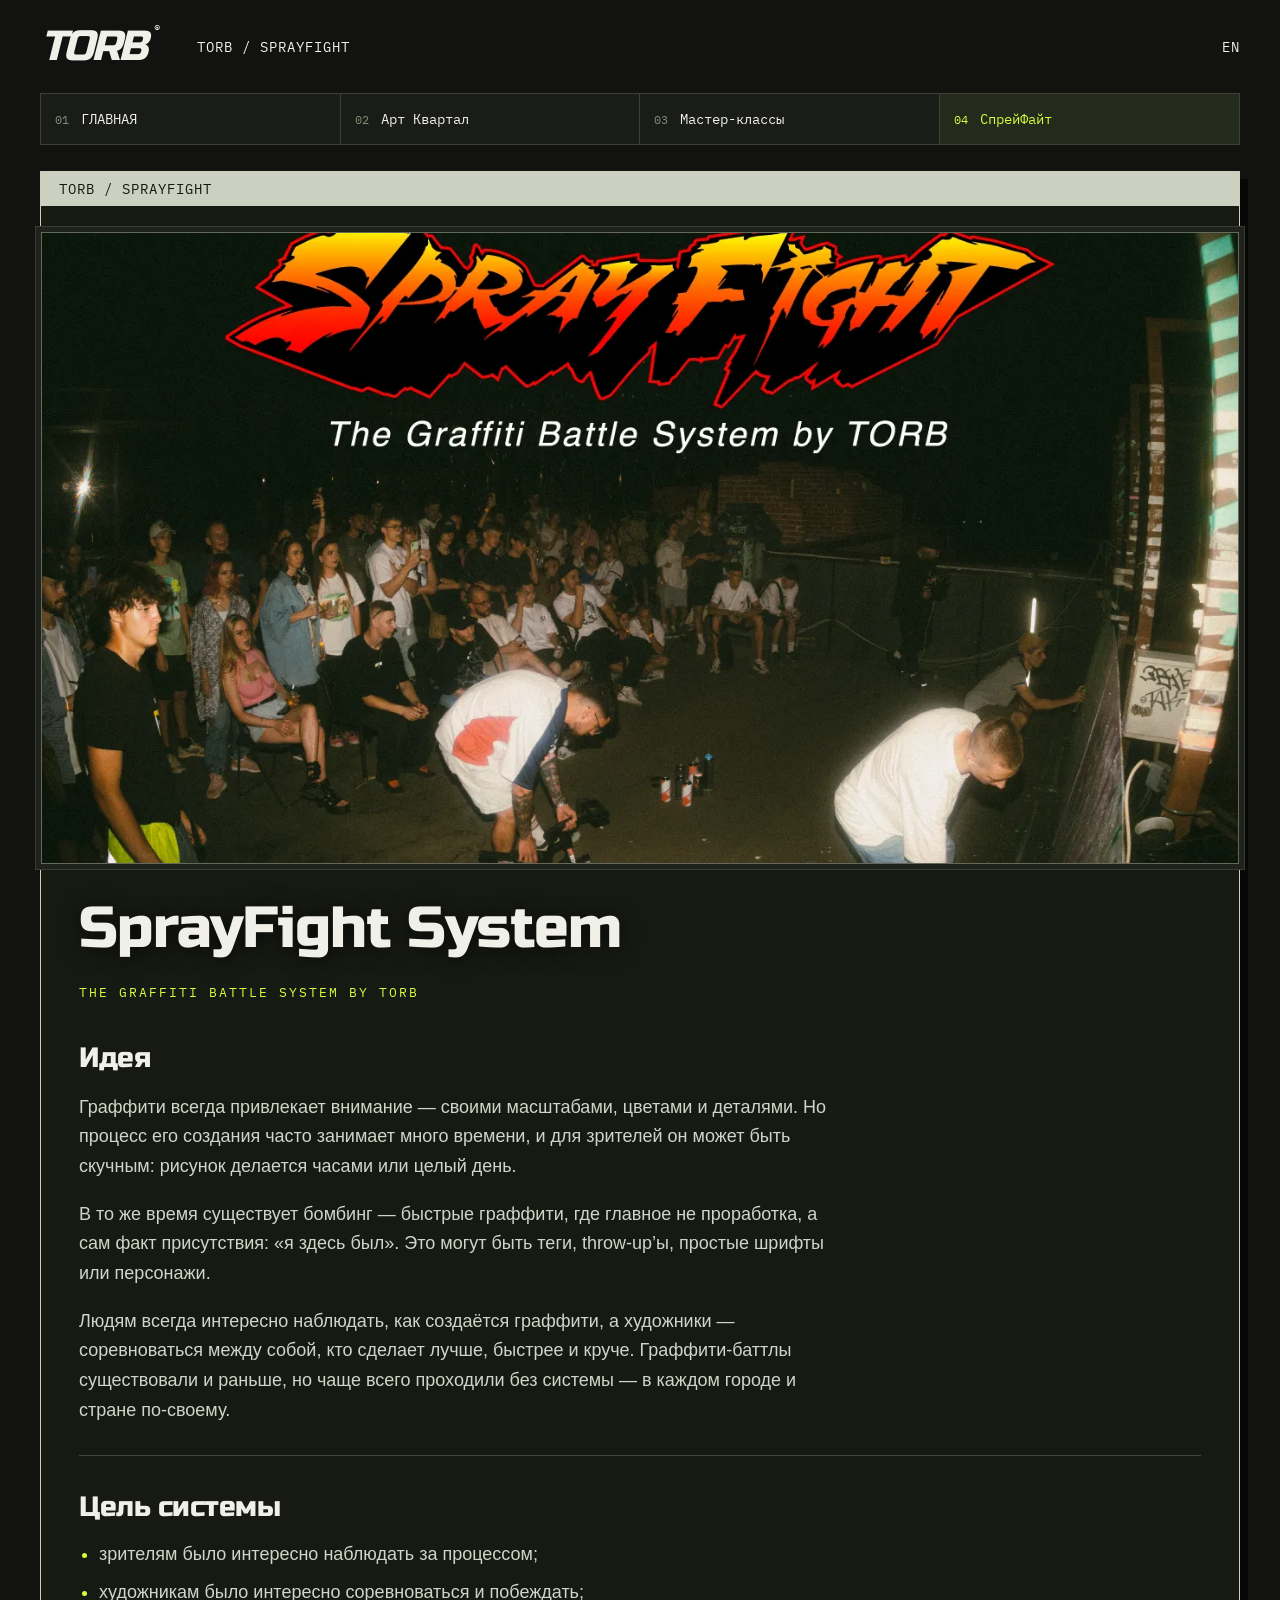
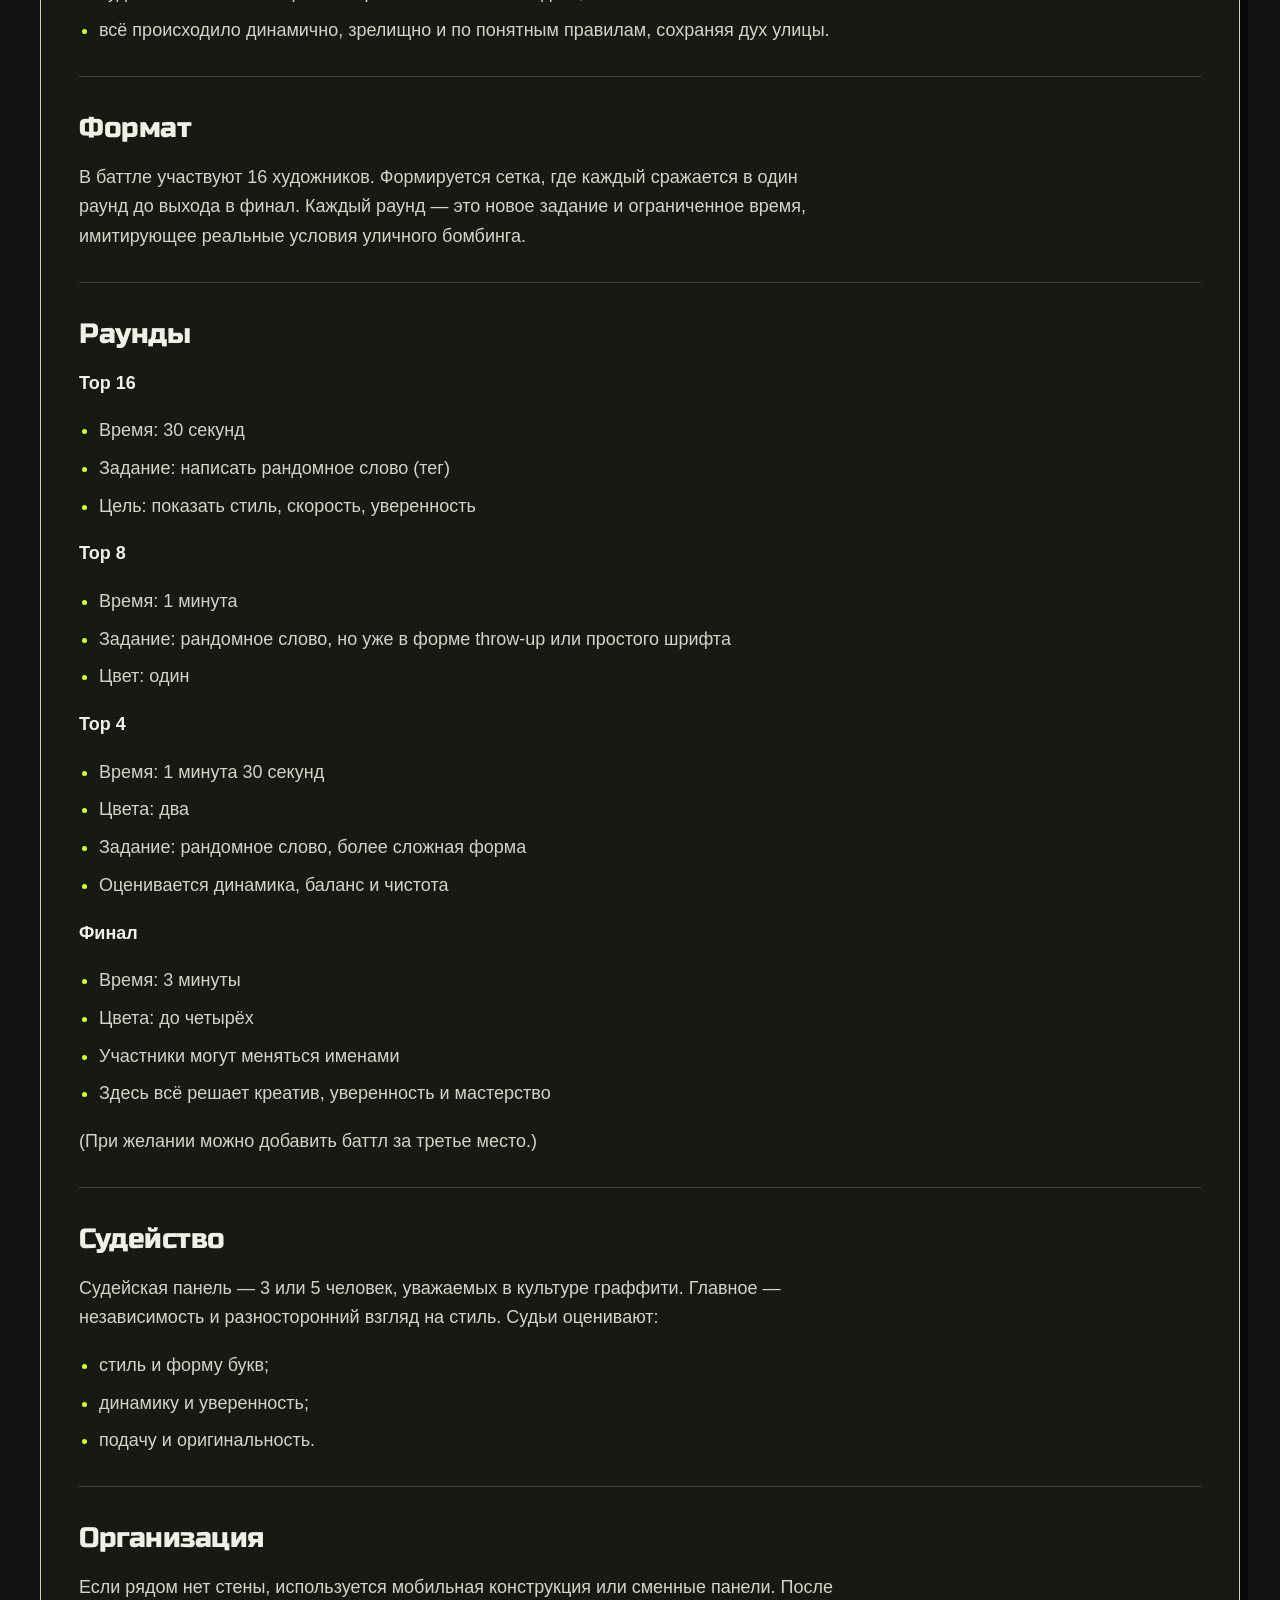
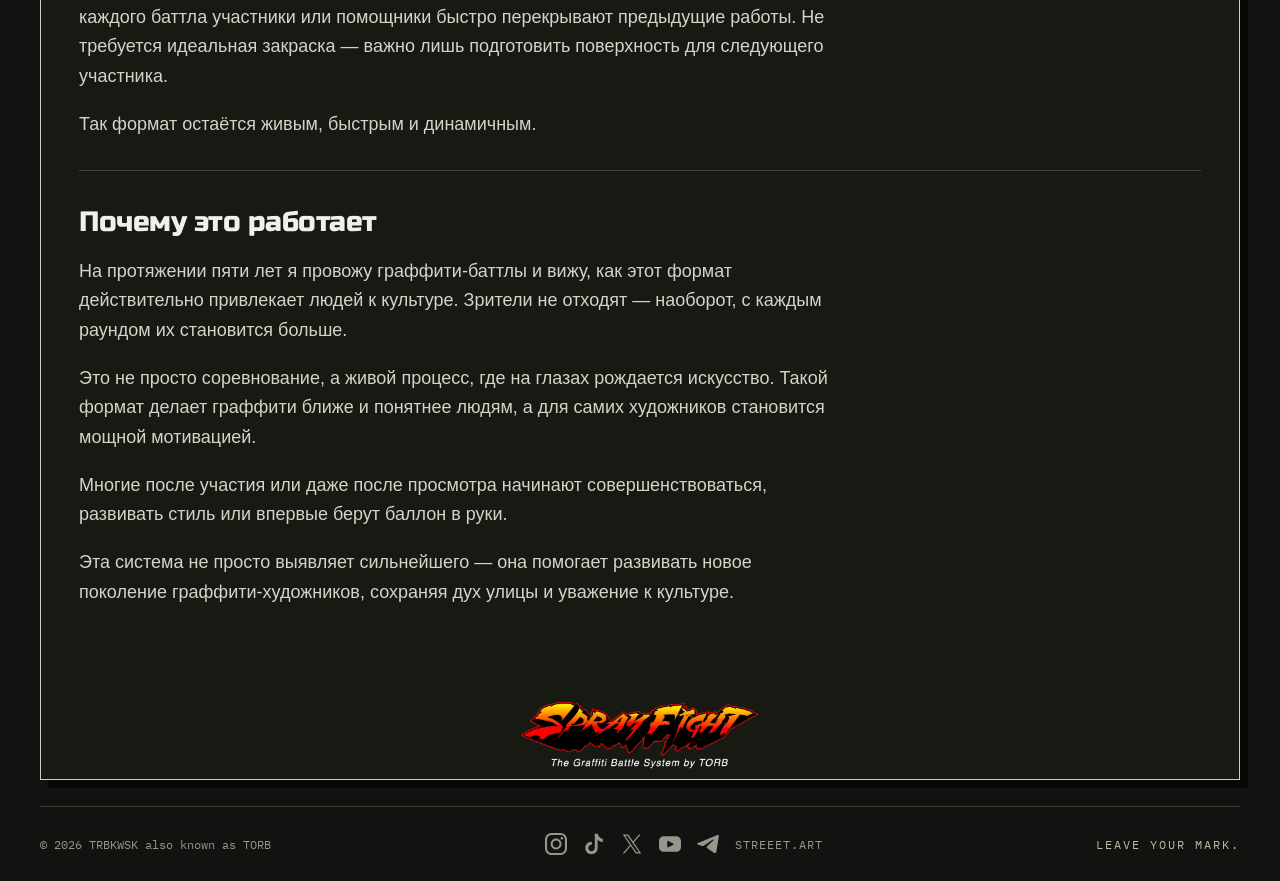
<file: sprayfight-ru.html>
<!DOCTYPE html>
<html lang="ru">
<head>
  <meta charset="UTF-8" />
  <meta name="viewport" content="width=device-width, initial-scale=1" />
  <title>SprayFight — Система Граффити-Баттлов от TORB</title>
  <link rel="icon" href="favicon.webp" type="image/webp" />
<link rel="apple-touch-icon" href="favicon.webp">
  <meta name="theme-color" content="#111310" />
<meta name="description" content="SprayFight — система граффити-баттлов от TORB. Соревнования, правила, события." />
<meta property="og:title" content="SprayFight — Система Граффити-Баттлов" />
<meta property="og:description" content="Система граффити-баттлов от TORB. Соревнования, правила, события." />
<meta property="og:image" content="https://www.torb.website/battle1.webp" />
<meta property="og:url" content="https://www.torb.website/sprayfight-ru.html" />
<link rel="canonical" href="https://www.torb.website/sprayfight-ru.html" />
  

  

<link rel="alternate" hreflang="ru" href="https://www.torb.website/sprayfight-ru.html" />
<link rel="alternate" hreflang="en" href="https://www.torb.website/sprayfight.html" />
<!-- Yandex.Metrika counter -->
<script type="text/javascript">
    (function(m,e,t,r,i,k,a){
        m[i]=m[i]||function(){(m[i].a=m[i].a||[]).push(arguments)};
        m[i].l=1*new Date();
        for (var j = 0; j < document.scripts.length; j++) {if (document.scripts[j].src === r) { return; }}
        k=e.createElement(t),a=e.getElementsByTagName(t)[0],k.async=1,k.src=r,a.parentNode.insertBefore(k,a)
    })(window, document,'script','https://mc.yandex.ru/metrika/tag.js?id=108789136', 'ym');
    ym(108789136, 'init', {ssr:true, webvisor:true, clickmap:true, ecommerce:"dataLayer", referrer: document.referrer, url: location.href, accurateTrackBounce:true, trackLinks:true});
</script>
<noscript><div><img src="https://mc.yandex.ru/watch/108789136" style="position:absolute; left:-9999px;" alt="" /></div></noscript>
<!-- /Yandex.Metrika counter -->
<link rel="stylesheet" href="world.css" />
<link rel="stylesheet" href="page.css" />
<script src="contact.js" defer></script>
<script src="page.js" defer></script>
</head>
<body>
  <div class="page-shell">
    <header class="toolbar">
      <a class="wordmark" href="index-ru.html" aria-label="TRBKWSK ALSO KNOWN AS TORB">TORB<span>&reg;</span></a>
      <span class="system-title">TORB / SPRAYFIGHT</span>
      <div class="controls"><a href="sprayfight.html" aria-label="Switch to English">EN</a></div>
    </header>
    <nav class="page-nav" aria-label="Разделы сайта"><a href="index-ru.html"><small>01</small>ГЛАВНАЯ</a><a href="torb-district-ru.html"><small>02</small>Арт Квартал</a><a href="workshops-ru.html"><small>03</small>Мастер-классы</a><a href="sprayfight-ru.html" aria-current="page"><small>04</small>СпрейФайт</a></nav>
    <main class="window-frame">
      <div class="window-bar"><span>TORB / SPRAYFIGHT</span></div>
  <div class="hero-image" aria-hidden="true">
    <video autoplay muted loop playsinline preload="none" poster="sprayfightlogo_live.webp" class="hero-video">
      <source src="sprayfight_intro.mp4" type="video/mp4" />
    </video>
  </div>
  <div class="content-section content-overlap">
    <div class="page-title">
      <h1>SprayFight System</h1>
      <p><em>The Graffiti Battle System by TORB</em></p>
    </div>
    <h2>Идея</h2>
    <p>Граффити всегда привлекает внимание — своими масштабами, цветами и деталями. Но процесс его создания часто занимает много времени, и для зрителей он может быть скучным: рисунок делается часами или целый день.</p>
    <p>В то же время существует бомбинг — быстрые граффити, где главное не проработка, а сам факт присутствия: «я здесь был». Это могут быть теги, throw-up’ы, простые шрифты или персонажи.</p>
    <p>Людям всегда интересно наблюдать, как создаётся граффити, а художники — соревноваться между собой, кто сделает лучше, быстрее и круче. Граффити-баттлы существовали и раньше, но чаще всего проходили без системы — в каждом городе и стране по-своему.</p>
    <hr class="sep" />
    <h2>Цель системы</h2>
    <ul>
      <li>зрителям было интересно наблюдать за процессом;</li>
      <li>художникам было интересно соревноваться и побеждать;</li>
      <li>всё происходило динамично, зрелищно и по понятным правилам, сохраняя дух улицы.</li>
    </ul>
    <hr class="sep" />
    <h2>Формат</h2>
    <p>В баттле участвуют 16 художников. Формируется сетка, где каждый сражается в один раунд до выхода в финал. Каждый раунд — это новое задание и ограниченное время, имитирующее реальные условия уличного бомбинга.</p>
    <hr class="sep" />
    <h2>Раунды</h2>
    <p><strong>Top 16</strong></p>
    <ul>
      <li>Время: 30 секунд</li>
      <li>Задание: написать рандомное слово (тег)</li>
      <li>Цель: показать стиль, скорость, уверенность</li>
    </ul>
    <p><strong>Top 8</strong></p>
    <ul>
      <li>Время: 1 минута</li>
      <li>Задание: рандомное слово, но уже в форме throw-up или простого шрифта</li>
      <li>Цвет: один</li>
    </ul>
    <p><strong>Top 4</strong></p>
    <ul>
      <li>Время: 1 минута 30 секунд</li>
      <li>Цвета: два</li>
      <li>Задание: рандомное слово, более сложная форма</li>
      <li>Оценивается динамика, баланс и чистота</li>
    </ul>
    <p><strong>Финал</strong></p>
    <ul>
      <li>Время: 3 минуты</li>
      <li>Цвета: до четырёх</li>
      <li>Участники могут меняться именами</li>
      <li>Здесь всё решает креатив, уверенность и мастерство</li>
    </ul>
    <p>(При желании можно добавить баттл за третье место.)</p>
    <hr class="sep" />
    <h2>Судейство</h2>
    <p>Судейская панель — 3 или 5 человек, уважаемых в культуре граффити. Главное — независимость и разносторонний взгляд на стиль. Судьи оценивают:</p>
    <ul>
      <li>стиль и форму букв;</li>
      <li>динамику и уверенность;</li>
      <li>подачу и оригинальность.</li>
    </ul>
    <hr class="sep" />
    <h2>Организация</h2>
    <p>Если рядом нет стены, используется мобильная конструкция или сменные панели. После каждого баттла участники или помощники быстро перекрывают предыдущие работы. Не требуется идеальная закраска — важно лишь подготовить поверхность для следующего участника.</p>
    <p>Так формат остаётся живым, быстрым и динамичным.</p>
    <hr class="sep" />
    <h2>Почему это работает</h2>
    <p>На протяжении пяти лет я провожу граффити-баттлы и вижу, как этот формат действительно привлекает людей к культуре. Зрители не отходят — наоборот, с каждым раундом их становится больше.</p>
    <p>Это не просто соревнование, а живой процесс, где на глазах рождается искусство. Такой формат делает граффити ближе и понятнее людям, а для самих художников становится мощной мотивацией.</p>
    <p>Многие после участия или даже после просмотра начинают совершенствоваться, развивать стиль или впервые берут баллон в руки.</p>
    <p>Эта система не просто выявляет сильнейшего — она помогает развивать новое поколение граффити-художников, сохраняя дух улицы и уважение к культуре.</p>
  </div>
  <div class="bottom-brand">
    <img loading="lazy" src="logo_sprayfight.webp" alt="SprayFight logo" loading="lazy" />
  </div>
    </main>
    <footer class="page-footer">
      <span>&copy; <span id="year">2026</span> TRBKWSK also known as TORB</span>
      <div class="socials" aria-label="Social links"><a class="icon-link" href="https://www.instagram.com/trbkwsk/" target="_blank" rel="noopener noreferrer" aria-label="Instagram" title="Instagram"><span class="icon" style="--icon:url('instagram.svg')"></span></a><a class="icon-link" href="https://www.tiktok.com/@trbkwsk" target="_blank" rel="noopener noreferrer" aria-label="TikTok" title="TikTok"><span class="icon" style="--icon:url('tiktok.svg')"></span></a><a class="icon-link" href="https://x.com/trbkwsk?s=21" target="_blank" rel="noopener noreferrer" aria-label="X" title="X"><span class="icon" style="--icon:url('x.svg')"></span></a><a class="icon-link" href="https://youtube.com/@trbkwsk" target="_blank" rel="noopener noreferrer" aria-label="YouTube" title="YouTube"><span class="icon" style="--icon:url('youtube.svg')"></span></a><a class="icon-link" href="https://t.me/trbkwsk" target="_blank" rel="noopener noreferrer" aria-label="Telegram" title="Telegram"><span class="icon" style="--icon:url('telegram.svg')"></span></a><a href="https://streeet.art/@trbkwsk" target="_blank" rel="noopener noreferrer" class="text-link">STREEET.ART</a></div>
      <span class="footer-note">LEAVE YOUR MARK.</span>
    </footer>
  </div>
  <script>document.getElementById("year").textContent=new Date().getFullYear();</script>
</body>
</html>
</file>
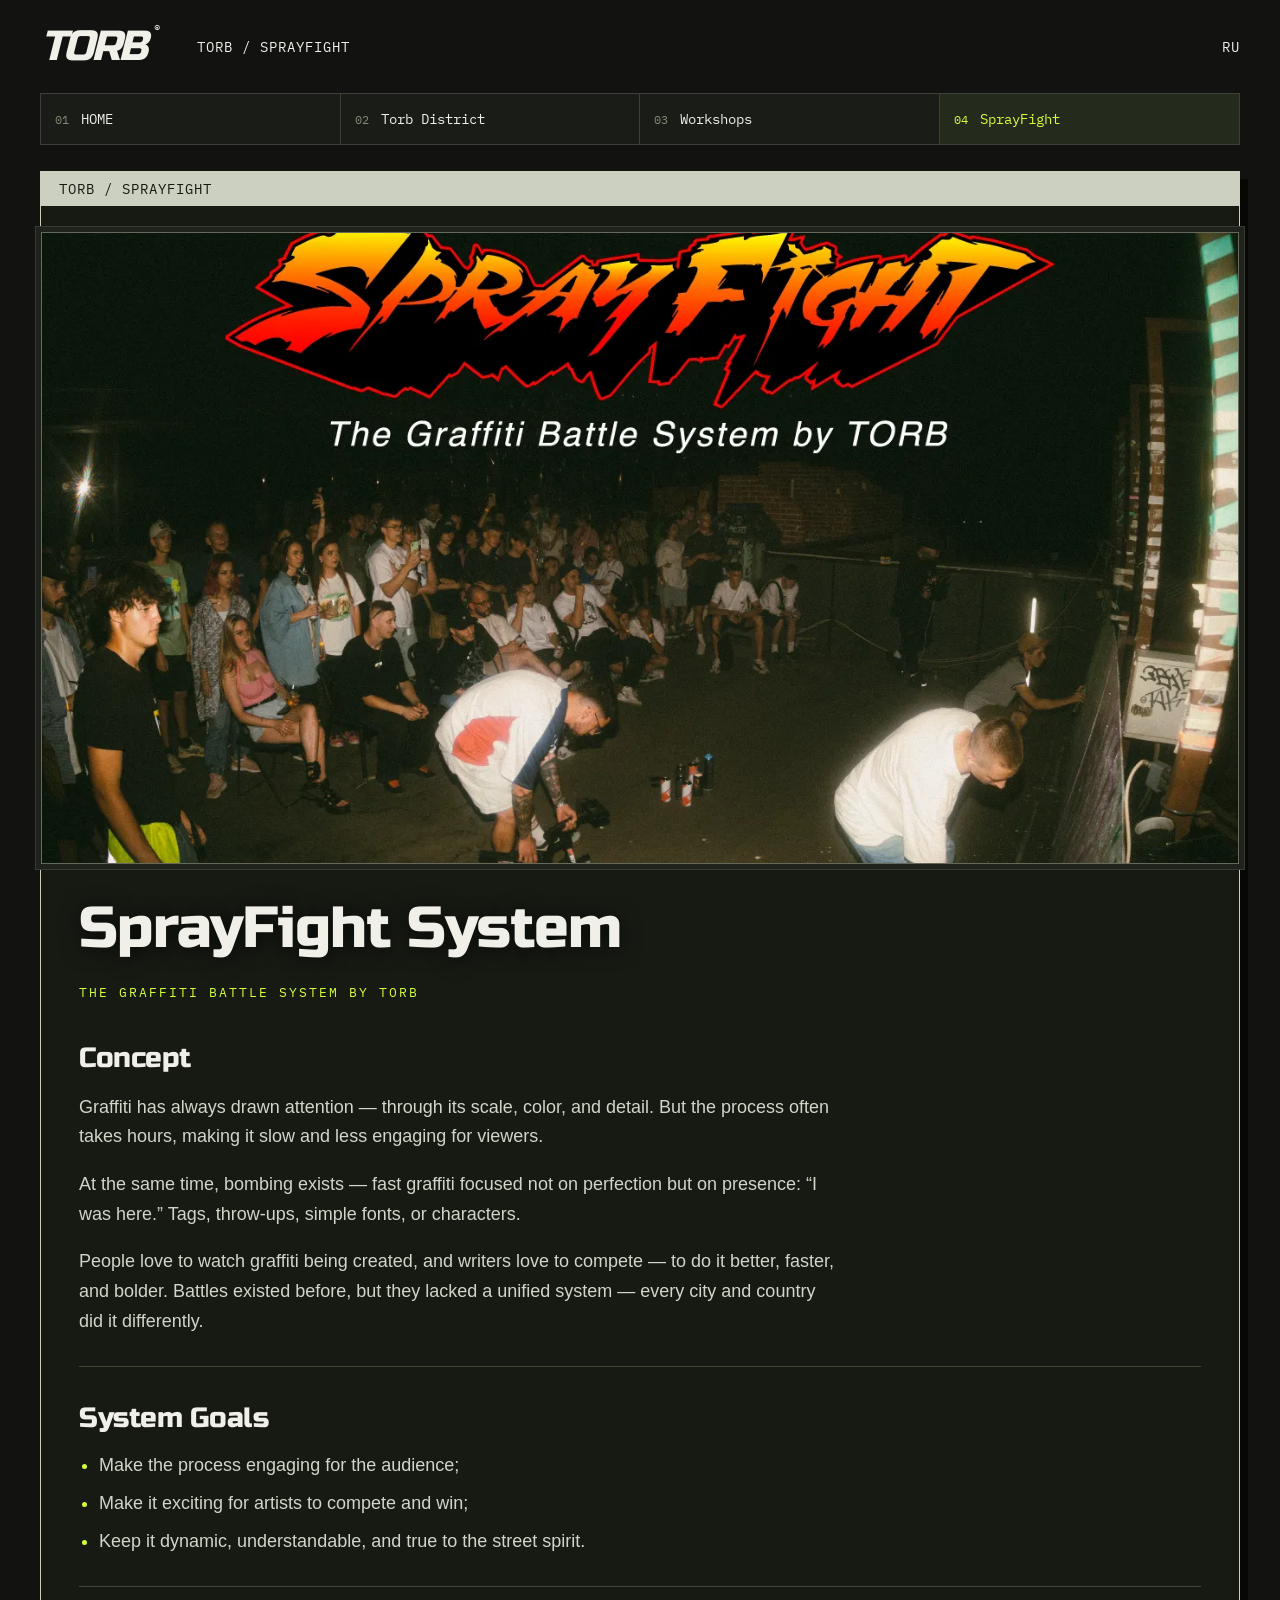
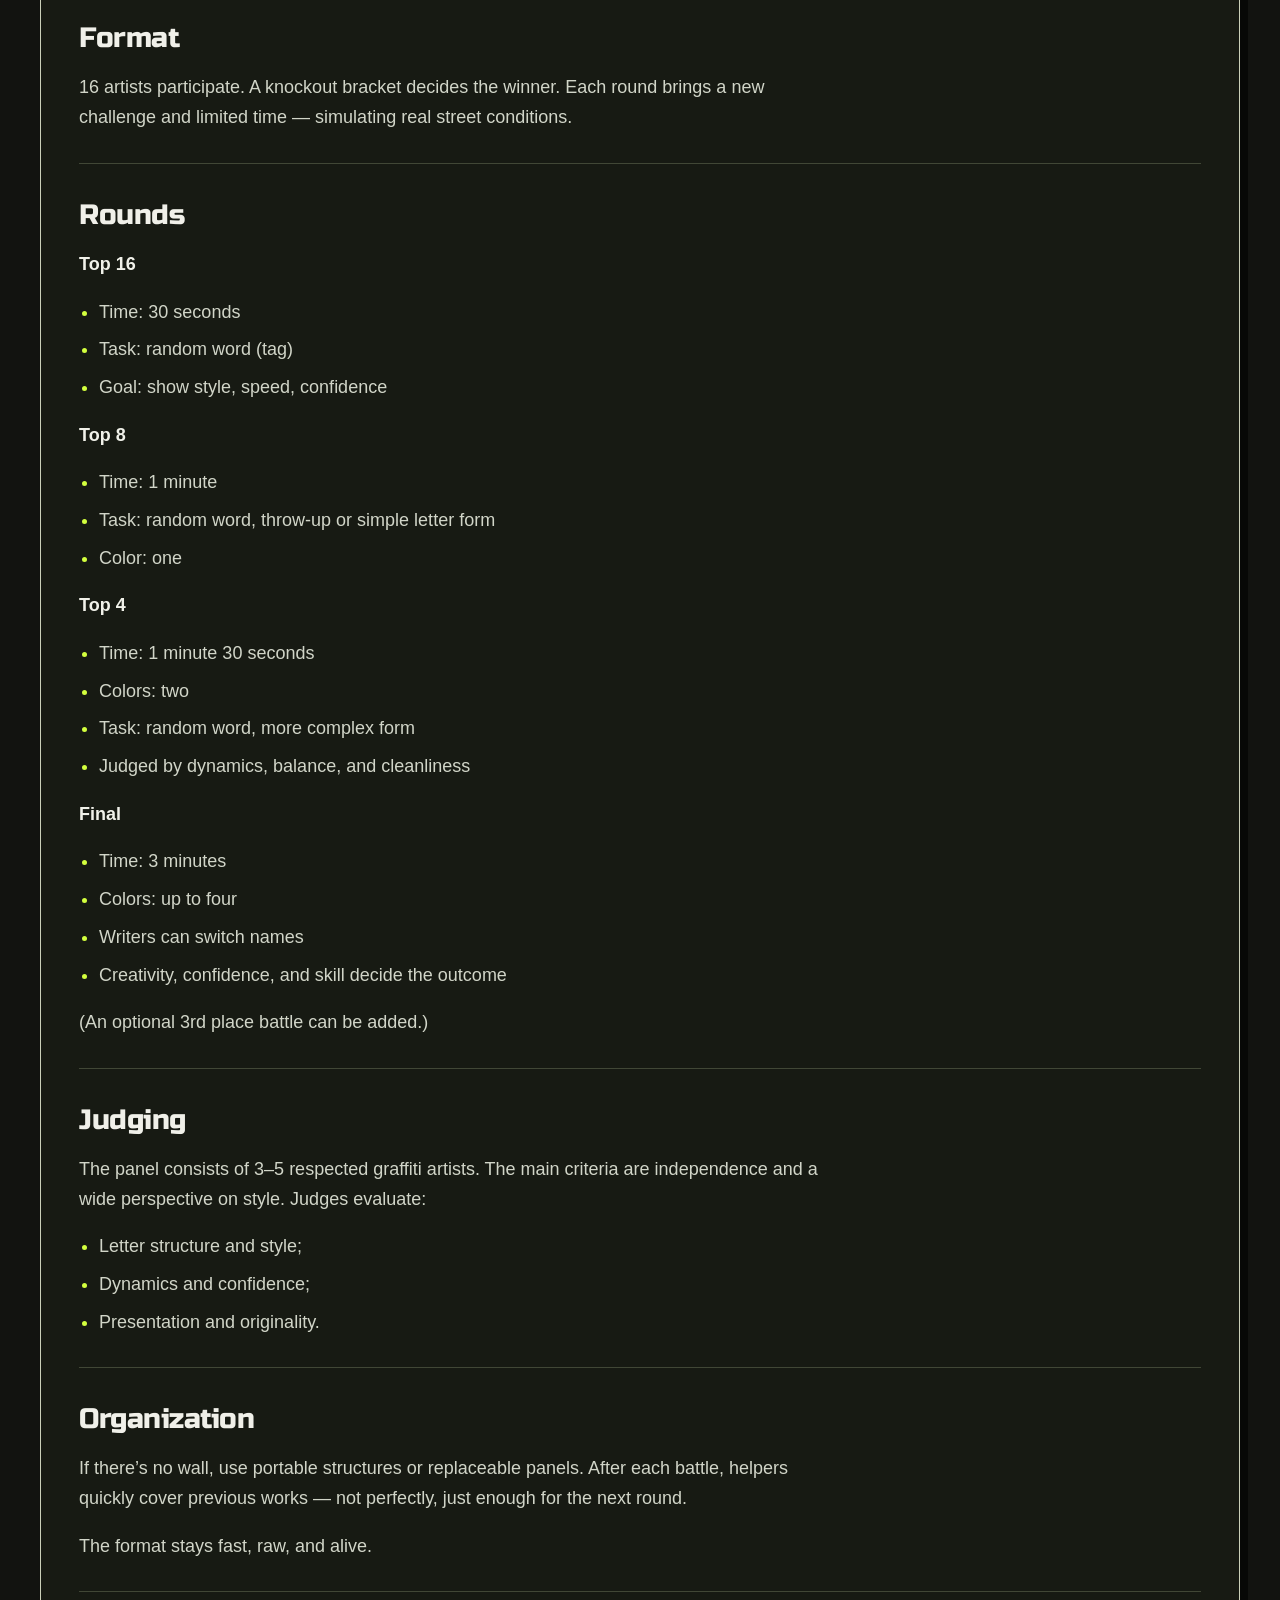
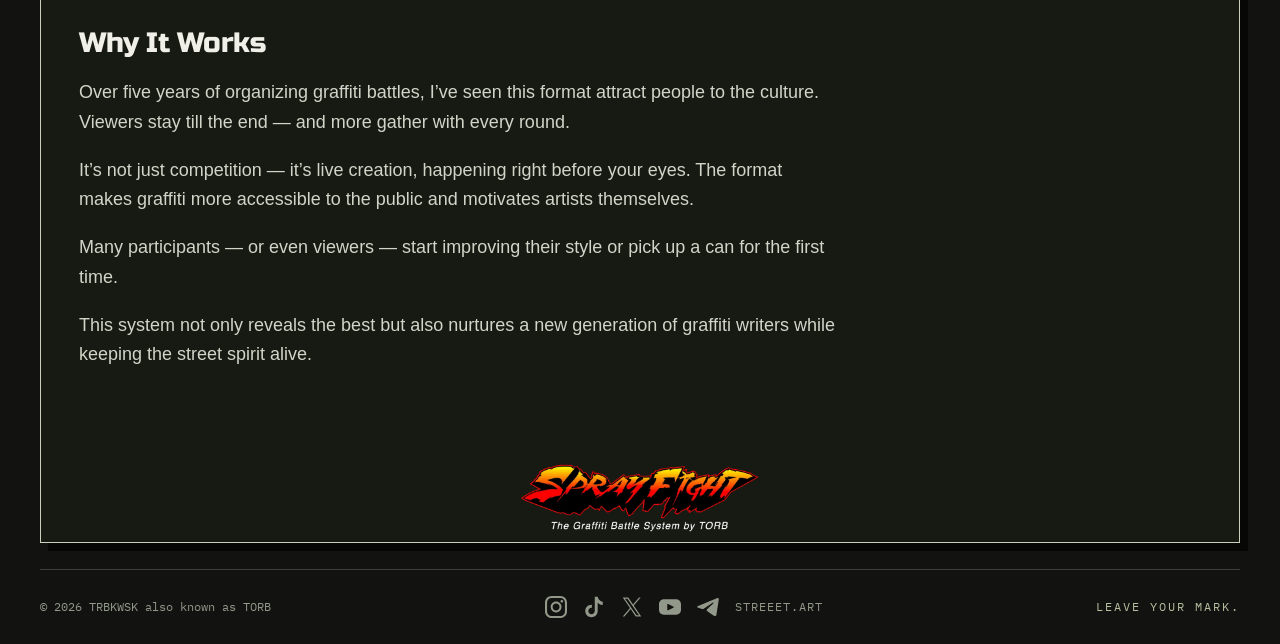
<file: sprayfight.html>
<!DOCTYPE html>
<html lang="en">
<head>
  <meta charset="UTF-8" />
  <meta name="viewport" content="width=device-width, initial-scale=1" />
  <title>SprayFight — Graffiti Battle System by TORB</title>
  <link rel="icon" href="favicon.webp" type="image/webp" />
<link rel="apple-touch-icon" href="favicon.webp">
  <meta name="theme-color" content="#111310" />
<meta name="description" content="SprayFight — graffiti battle system by TORB. Competitions, rules, events." />
<meta property="og:title" content="SprayFight — Graffiti Battle System" />
<meta property="og:description" content="Graffiti battle system by TORB. Competitions, rules, events." />
<meta property="og:image" content="https://www.torb.website/battle1.webp" />
<meta property="og:url" content="https://www.torb.website/sprayfight.html" />
<link rel="canonical" href="https://www.torb.website/sprayfight.html" />
  

  

<link rel="alternate" hreflang="en" href="https://www.torb.website/sprayfight.html" />
<link rel="alternate" hreflang="ru" href="https://www.torb.website/sprayfight-ru.html" />
<!-- Yandex.Metrika counter -->
<script type="text/javascript">
    (function(m,e,t,r,i,k,a){
        m[i]=m[i]||function(){(m[i].a=m[i].a||[]).push(arguments)};
        m[i].l=1*new Date();
        for (var j = 0; j < document.scripts.length; j++) {if (document.scripts[j].src === r) { return; }}
        k=e.createElement(t),a=e.getElementsByTagName(t)[0],k.async=1,k.src=r,a.parentNode.insertBefore(k,a)
    })(window, document,'script','https://mc.yandex.ru/metrika/tag.js?id=108789136', 'ym');
    ym(108789136, 'init', {ssr:true, webvisor:true, clickmap:true, ecommerce:"dataLayer", referrer: document.referrer, url: location.href, accurateTrackBounce:true, trackLinks:true});
</script>
<noscript><div><img src="https://mc.yandex.ru/watch/108789136" style="position:absolute; left:-9999px;" alt="" /></div></noscript>
<!-- /Yandex.Metrika counter -->
<link rel="stylesheet" href="world.css" />
<link rel="stylesheet" href="page.css" />
<script src="contact.js" defer></script>
<script src="page.js" defer></script>
</head>
<body>
  <div class="page-shell">
    <header class="toolbar">
      <a class="wordmark" href="index.html" aria-label="TRBKWSK ALSO KNOWN AS TORB">TORB<span>&reg;</span></a>
      <span class="system-title">TORB / SPRAYFIGHT</span>
      <div class="controls"><a href="sprayfight-ru.html" aria-label="Переключить на русский">RU</a></div>
    </header>
    <nav class="page-nav" aria-label="Site sections"><a href="index.html"><small>01</small>HOME</a><a href="torb-district.html"><small>02</small>Torb District</a><a href="workshops.html"><small>03</small>Workshops</a><a href="sprayfight.html" aria-current="page"><small>04</small>SprayFight</a></nav>
    <main class="window-frame">
      <div class="window-bar"><span>TORB / SPRAYFIGHT</span></div>
  <div class="hero-image" aria-hidden="true">
    <video autoplay muted loop playsinline preload="none" poster="sprayfightlogo_live.webp" class="hero-video">
      <source src="sprayfight_intro.mp4" type="video/mp4" />
    </video>
  </div>
  <div class="content-section content-overlap">
    <div class="page-title">
      <h1>SprayFight System</h1>
      <p><em>The Graffiti Battle System by TORB</em></p>
    </div>
    <h2>Concept</h2>
    <p>Graffiti has always drawn attention — through its scale, color, and detail. But the process often takes hours, making it slow and less engaging for viewers.</p>
    <p>At the same time, bombing exists — fast graffiti focused not on perfection but on presence: “I was here.” Tags, throw-ups, simple fonts, or characters.</p>
    <p>People love to watch graffiti being created, and writers love to compete — to do it better, faster, and bolder. Battles existed before, but they lacked a unified system — every city and country did it differently.</p>
    <hr class="sep" />
    <h2>System Goals</h2>
    <ul>
      <li>Make the process engaging for the audience;</li>
      <li>Make it exciting for artists to compete and win;</li>
      <li>Keep it dynamic, understandable, and true to the street spirit.</li>
    </ul>
    <hr class="sep" />
    <h2>Format</h2>
    <p>16 artists participate. A knockout bracket decides the winner. Each round brings a new challenge and limited time — simulating real street conditions.</p>
    <hr class="sep" />
    <h2>Rounds</h2>
    <p><strong>Top 16</strong></p>
    <ul>
      <li>Time: 30 seconds</li>
      <li>Task: random word (tag)</li>
      <li>Goal: show style, speed, confidence</li>
    </ul>
    <p><strong>Top 8</strong></p>
    <ul>
      <li>Time: 1 minute</li>
      <li>Task: random word, throw-up or simple letter form</li>
      <li>Color: one</li>
    </ul>
    <p><strong>Top 4</strong></p>
    <ul>
      <li>Time: 1 minute 30 seconds</li>
      <li>Colors: two</li>
      <li>Task: random word, more complex form</li>
      <li>Judged by dynamics, balance, and cleanliness</li>
    </ul>
    <p><strong>Final</strong></p>
    <ul>
      <li>Time: 3 minutes</li>
      <li>Colors: up to four</li>
      <li>Writers can switch names</li>
      <li>Creativity, confidence, and skill decide the outcome</li>
    </ul>
    <p>(An optional 3rd place battle can be added.)</p>
    <hr class="sep" />
    <h2>Judging</h2>
    <p>The panel consists of 3–5 respected graffiti artists. The main criteria are independence and a wide perspective on style. Judges evaluate:</p>
    <ul>
      <li>Letter structure and style;</li>
      <li>Dynamics and confidence;</li>
      <li>Presentation and originality.</li>
    </ul>
    <hr class="sep" />
    <h2>Organization</h2>
    <p>If there’s no wall, use portable structures or replaceable panels. After each battle, helpers quickly cover previous works — not perfectly, just enough for the next round.</p>
    <p>The format stays fast, raw, and alive.</p>
    <hr class="sep" />
    <h2>Why It Works</h2>
    <p>Over five years of organizing graffiti battles, I’ve seen this format attract people to the culture. Viewers stay till the end — and more gather with every round.</p>
    <p>It’s not just competition — it’s live creation, happening right before your eyes. The format makes graffiti more accessible to the public and motivates artists themselves.</p>
    <p>Many participants — or even viewers — start improving their style or pick up a can for the first time.</p>
    <p>This system not only reveals the best but also nurtures a new generation of graffiti writers while keeping the street spirit alive.</p>
  </div>
  <div class="bottom-brand">
    <img loading="lazy" src="logo_sprayfight.webp" alt="SprayFight logo" loading="lazy" />
  </div>
    </main>
    <footer class="page-footer">
      <span>&copy; <span id="year">2026</span> TRBKWSK also known as TORB</span>
      <div class="socials" aria-label="Social links"><a class="icon-link" href="https://www.instagram.com/trbkwsk/" target="_blank" rel="noopener noreferrer" aria-label="Instagram" title="Instagram"><span class="icon" style="--icon:url('instagram.svg')"></span></a><a class="icon-link" href="https://www.tiktok.com/@trbkwsk" target="_blank" rel="noopener noreferrer" aria-label="TikTok" title="TikTok"><span class="icon" style="--icon:url('tiktok.svg')"></span></a><a class="icon-link" href="https://x.com/trbkwsk?s=21" target="_blank" rel="noopener noreferrer" aria-label="X" title="X"><span class="icon" style="--icon:url('x.svg')"></span></a><a class="icon-link" href="https://youtube.com/@trbkwsk" target="_blank" rel="noopener noreferrer" aria-label="YouTube" title="YouTube"><span class="icon" style="--icon:url('youtube.svg')"></span></a><a class="icon-link" href="https://t.me/trbkwsk" target="_blank" rel="noopener noreferrer" aria-label="Telegram" title="Telegram"><span class="icon" style="--icon:url('telegram.svg')"></span></a><a href="https://streeet.art/@trbkwsk" target="_blank" rel="noopener noreferrer" class="text-link">STREEET.ART</a></div>
      <span class="footer-note">LEAVE YOUR MARK.</span>
    </footer>
  </div>
  <script>document.getElementById("year").textContent=new Date().getFullYear();</script>
</body>
</html>
</file>
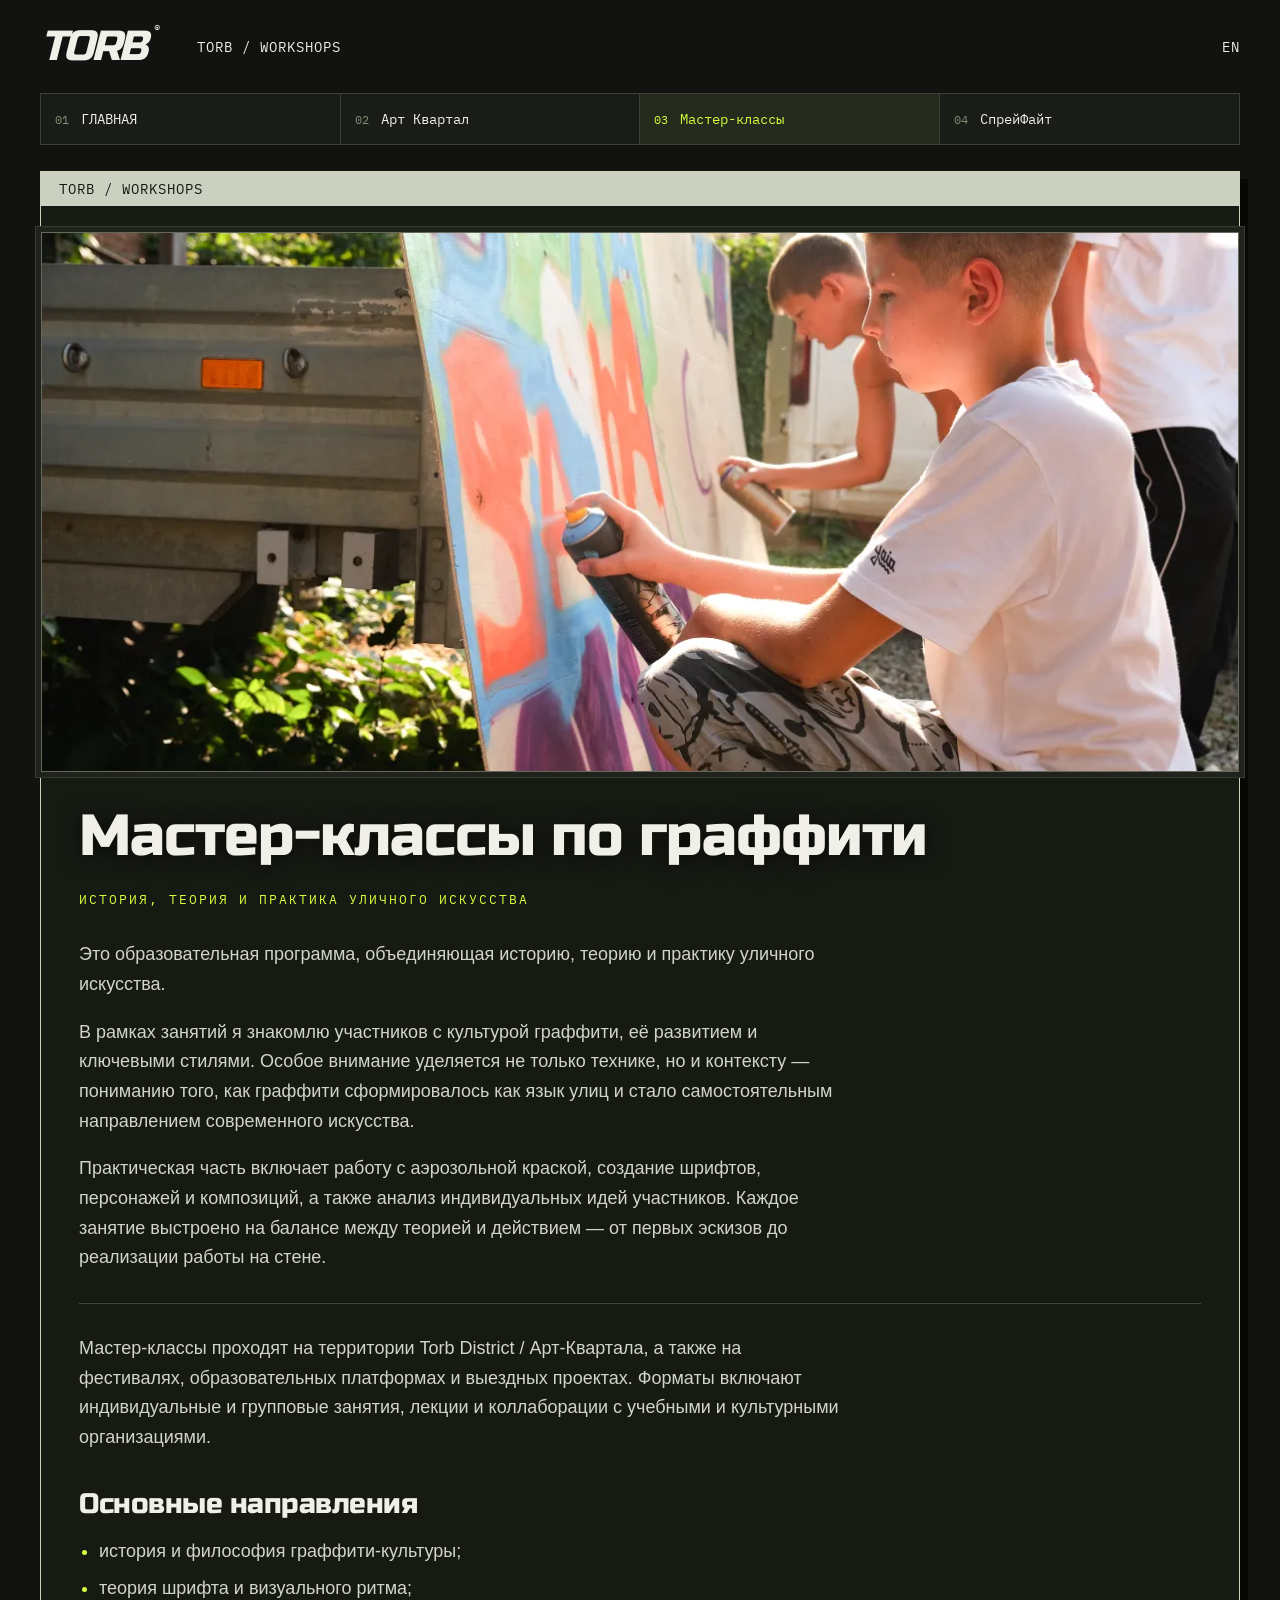
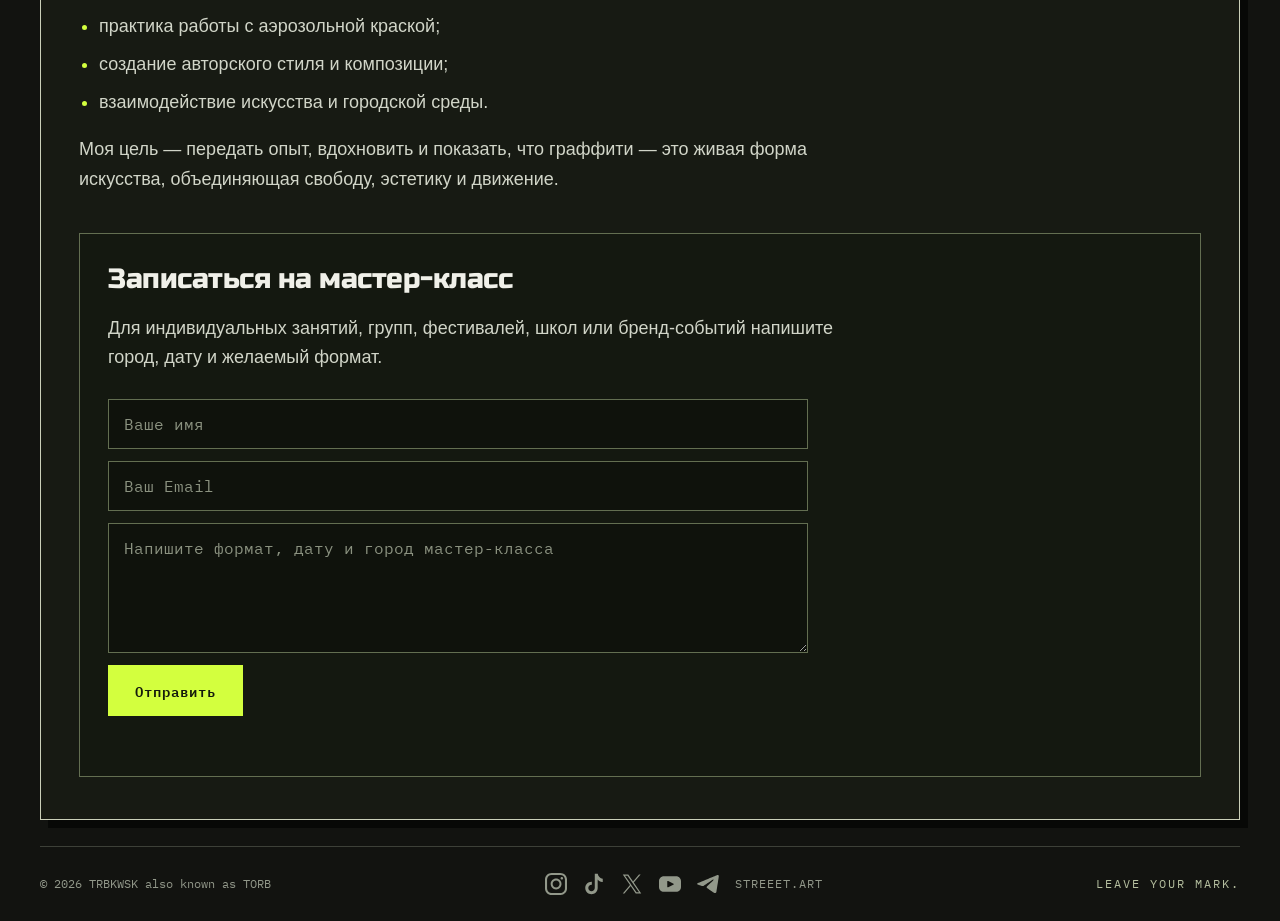
<file: workshops-ru.html>
<!DOCTYPE html>
<html lang="ru">
<head>
<meta charset="UTF-8" />
<meta name="viewport" content="width=device-width, initial-scale=1" />
<title>Мастер-классы по граффити от TORB</title>
<link rel="icon" href="favicon.webp" type="image/webp" />
<link rel="apple-touch-icon" href="favicon.webp">
<meta name="theme-color" content="#111310" />
<meta name="description" content="Мастер-классы по граффити от TORB — стиль, техника, визуальный сторителлинг." />
<meta property="og:title" content="Мастер-классы по граффити от TORB" />
<meta property="og:description" content="Учись стилю, технике и визуальному сторителлингу с TORB." />
<meta property="og:image" content="https://www.torb.website/masterclass1.webp" />
<meta property="og:url" content="https://www.torb.website/workshops-ru.html" />
<link rel="canonical" href="https://www.torb.website/workshops-ru.html" />

<link rel="alternate" hreflang="ru" href="https://www.torb.website/workshops-ru.html" />
<link rel="alternate" hreflang="en" href="https://www.torb.website/workshops.html" />
<!-- Yandex.Metrika counter -->
<script type="text/javascript">
    (function(m,e,t,r,i,k,a){
        m[i]=m[i]||function(){(m[i].a=m[i].a||[]).push(arguments)};
        m[i].l=1*new Date();
        for (var j = 0; j < document.scripts.length; j++) {if (document.scripts[j].src === r) { return; }}
        k=e.createElement(t),a=e.getElementsByTagName(t)[0],k.async=1,k.src=r,a.parentNode.insertBefore(k,a)
    })(window, document,'script','https://mc.yandex.ru/metrika/tag.js?id=108789136', 'ym');
    ym(108789136, 'init', {ssr:true, webvisor:true, clickmap:true, ecommerce:"dataLayer", referrer: document.referrer, url: location.href, accurateTrackBounce:true, trackLinks:true});
</script>
<noscript><div><img src="https://mc.yandex.ru/watch/108789136" style="position:absolute; left:-9999px;" alt="" /></div></noscript>
<!-- /Yandex.Metrika counter -->
<link rel="stylesheet" href="world.css" />
<link rel="stylesheet" href="page.css" />
<script src="contact.js" defer></script>
<script src="page.js" defer></script>
</head>
<body>
  <div class="page-shell">
    <header class="toolbar">
      <a class="wordmark" href="index-ru.html" aria-label="TRBKWSK ALSO KNOWN AS TORB">TORB<span>&reg;</span></a>
      <span class="system-title">TORB / WORKSHOPS</span>
      <div class="controls"><a href="workshops.html" aria-label="Switch to English">EN</a></div>
    </header>
    <nav class="page-nav" aria-label="Разделы сайта"><a href="index-ru.html"><small>01</small>ГЛАВНАЯ</a><a href="torb-district-ru.html"><small>02</small>Арт Квартал</a><a href="workshops-ru.html" aria-current="page"><small>03</small>Мастер-классы</a><a href="sprayfight-ru.html"><small>04</small>СпрейФайт</a></nav>
    <main class="window-frame">
      <div class="window-bar"><span>TORB / WORKSHOPS</span></div>
<div class="ws-wrap" aria-label="Фотографии с мастер-классов">
  <div class="ws-slider" id="ws-slider">
    <div class="ws-track">
      <div class="ws-slide"><img loading="lazy" src="./masterclass1.webp" alt="Мастер-классы по граффити — фото 1" loading="lazy" decoding="async"></div>
      <div class="ws-slide"><img loading="lazy" src="./masterclass2.webp" alt="Мастер-классы по граффити — фото 2" loading="lazy" decoding="async"></div>
      <div class="ws-slide"><img loading="lazy" src="./masterclass3.webp" alt="Мастер-классы по граффити — фото 3" loading="lazy" decoding="async"></div>
      <div class="ws-slide"><img loading="lazy" src="./masterclass4.webp" alt="Мастер-классы по граффити — фото 4" loading="lazy" decoding="async"></div>
    </div>
  </div>
</div>
<div class="content-section reveal">
  <div class="page-title">
    <h1>Мастер-классы по граффити</h1>
    <p><em>История, теория и практика уличного искусства</em></p>
  </div>
  <p>Это образовательная программа, объединяющая историю, теорию и практику уличного искусства.</p>
  <p>В рамках занятий я знакомлю участников с культурой граффити, её развитием и ключевыми стилями. Особое внимание уделяется не только технике, но и контексту — пониманию того, как граффити сформировалось как язык улиц и стало самостоятельным направлением современного искусства.</p>
  <p>Практическая часть включает работу с аэрозольной краской, создание шрифтов, персонажей и композиций, а также анализ индивидуальных идей участников. Каждое занятие выстроено на балансе между теорией и действием — от первых эскизов до реализации работы на стене.</p>
  <hr class="sep" />
  <p>Мастер-классы проходят на территории Torb District / Арт-Квартала, а также на фестивалях, образовательных платформах и выездных проектах. Форматы включают индивидуальные и групповые занятия, лекции и коллаборации с учебными и культурными организациями.</p>
  <h2>Основные направления</h2>
  <ul>
    <li>история и философия граффити-культуры;</li>
    <li>теория шрифта и визуального ритма;</li>
    <li>практика работы с аэрозольной краской;</li>
    <li>создание авторского стиля и композиции;</li>
    <li>взаимодействие искусства и городской среды.</li>
  </ul>
  <p>Моя цель — передать опыт, вдохновить и показать, что граффити — это живая форма искусства, объединяющая свободу, эстетику и движение.</p>
  <section class="workshop-contact-cta" id="workshop-contact-form" aria-labelledby="workshop-contact-title">
    <h2 id="workshop-contact-title">Записаться на мастер-класс</h2>
    <p>Для индивидуальных занятий, групп, фестивалей, школ или бренд-событий напишите город, дату и желаемый формат.</p>
    <form class="contact-form" data-contact-form data-endpoint="https://api.torb.website:8443/api/contact" data-sending-text="Отправка..." data-required-text="Заполните все поля" data-success-text="Сообщение отправлено. Я скоро отвечу." data-error-text="Не удалось отправить сообщение. Попробуйте позже.">
      <input type="text" name="name" placeholder="Ваше имя" autocomplete="name" required>
      <input type="email" name="email" placeholder="Ваш Email" autocomplete="email" required>
      <textarea name="message" rows="5" placeholder="Напишите формат, дату и город мастер-класса" required></textarea>
      <button type="submit">Отправить</button>
      <p class="form-status" data-form-status role="status" aria-live="polite"></p>
    </form>
  </section>
</div>
<script src="contact.js"></script>
    </main>
    <footer class="page-footer">
      <span>&copy; <span id="year">2026</span> TRBKWSK also known as TORB</span>
      <div class="socials" aria-label="Social links"><a class="icon-link" href="https://www.instagram.com/trbkwsk/" target="_blank" rel="noopener noreferrer" aria-label="Instagram" title="Instagram"><span class="icon" style="--icon:url('instagram.svg')"></span></a><a class="icon-link" href="https://www.tiktok.com/@trbkwsk" target="_blank" rel="noopener noreferrer" aria-label="TikTok" title="TikTok"><span class="icon" style="--icon:url('tiktok.svg')"></span></a><a class="icon-link" href="https://x.com/trbkwsk?s=21" target="_blank" rel="noopener noreferrer" aria-label="X" title="X"><span class="icon" style="--icon:url('x.svg')"></span></a><a class="icon-link" href="https://youtube.com/@trbkwsk" target="_blank" rel="noopener noreferrer" aria-label="YouTube" title="YouTube"><span class="icon" style="--icon:url('youtube.svg')"></span></a><a class="icon-link" href="https://t.me/trbkwsk" target="_blank" rel="noopener noreferrer" aria-label="Telegram" title="Telegram"><span class="icon" style="--icon:url('telegram.svg')"></span></a><a href="https://streeet.art/@trbkwsk" target="_blank" rel="noopener noreferrer" class="text-link">STREEET.ART</a></div>
      <span class="footer-note">LEAVE YOUR MARK.</span>
    </footer>
  </div>
  <script>document.getElementById("year").textContent=new Date().getFullYear();</script>
</body>
</html>
</file>
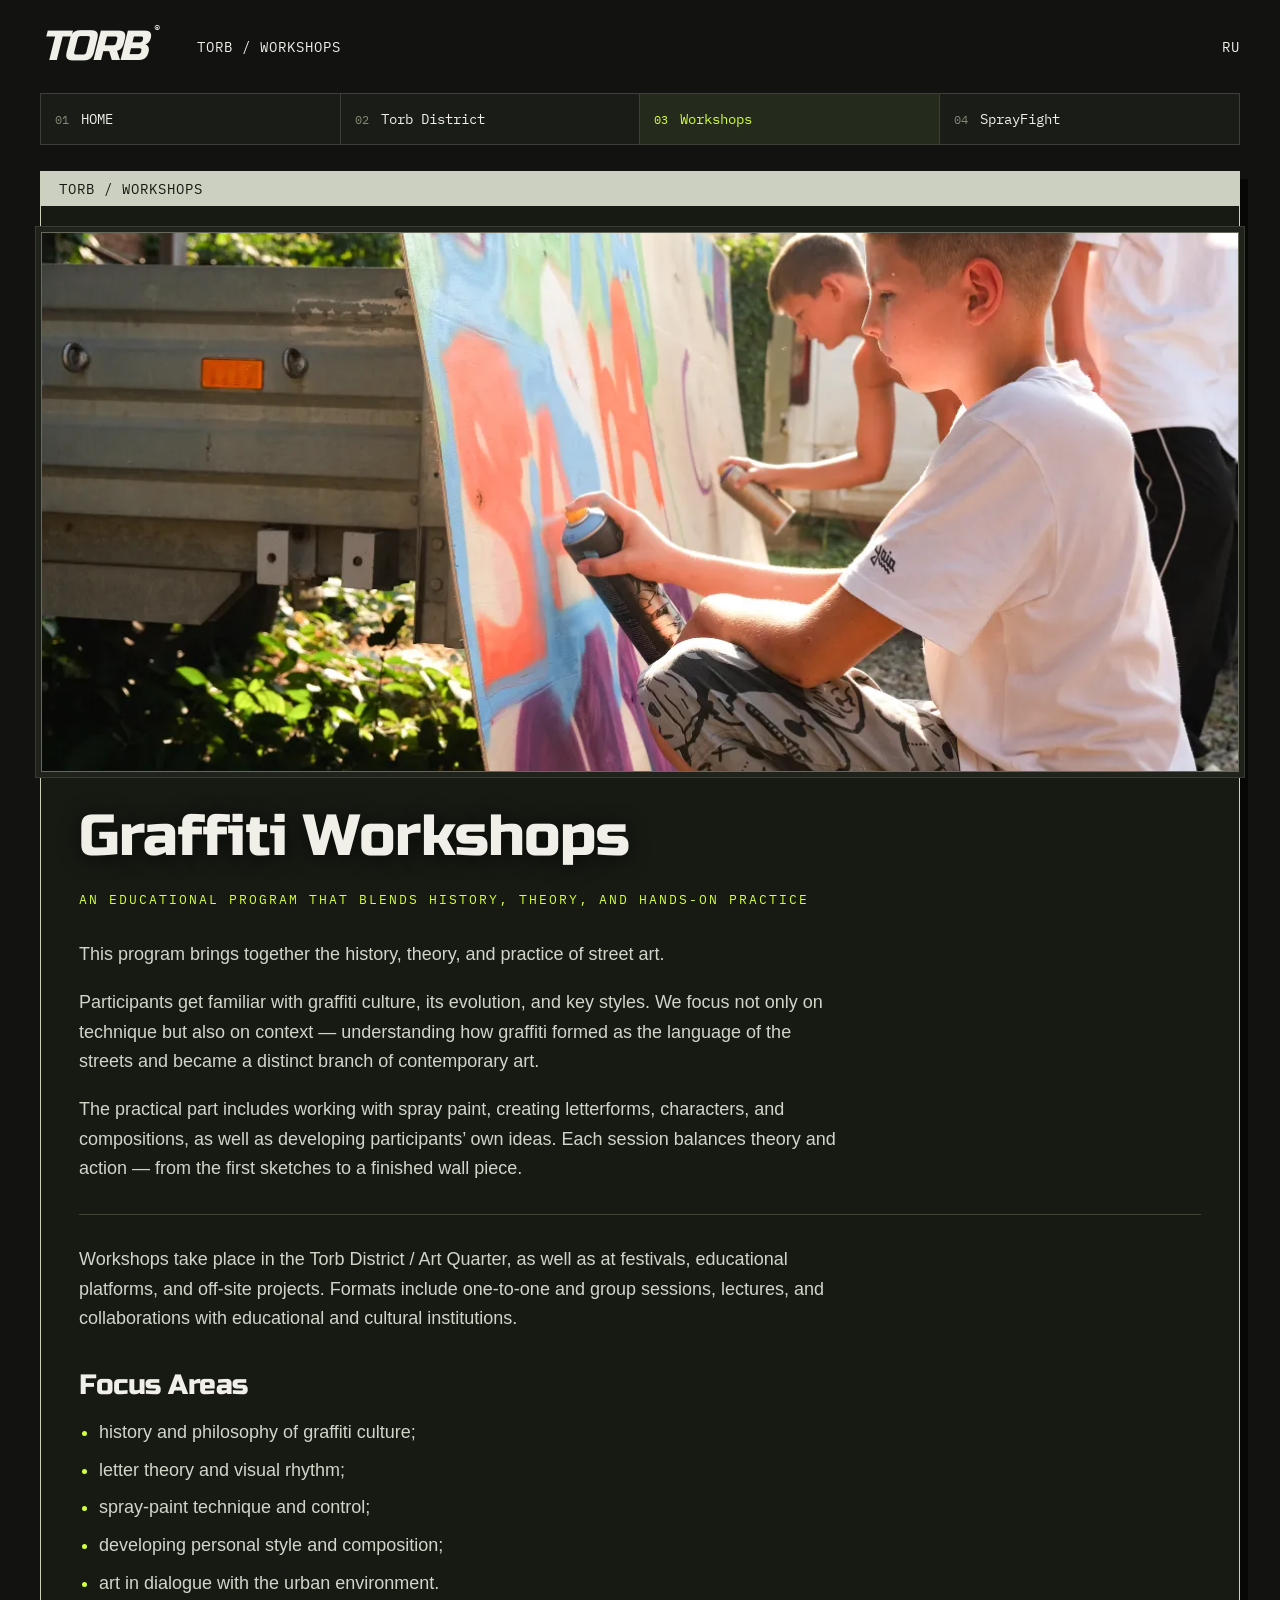
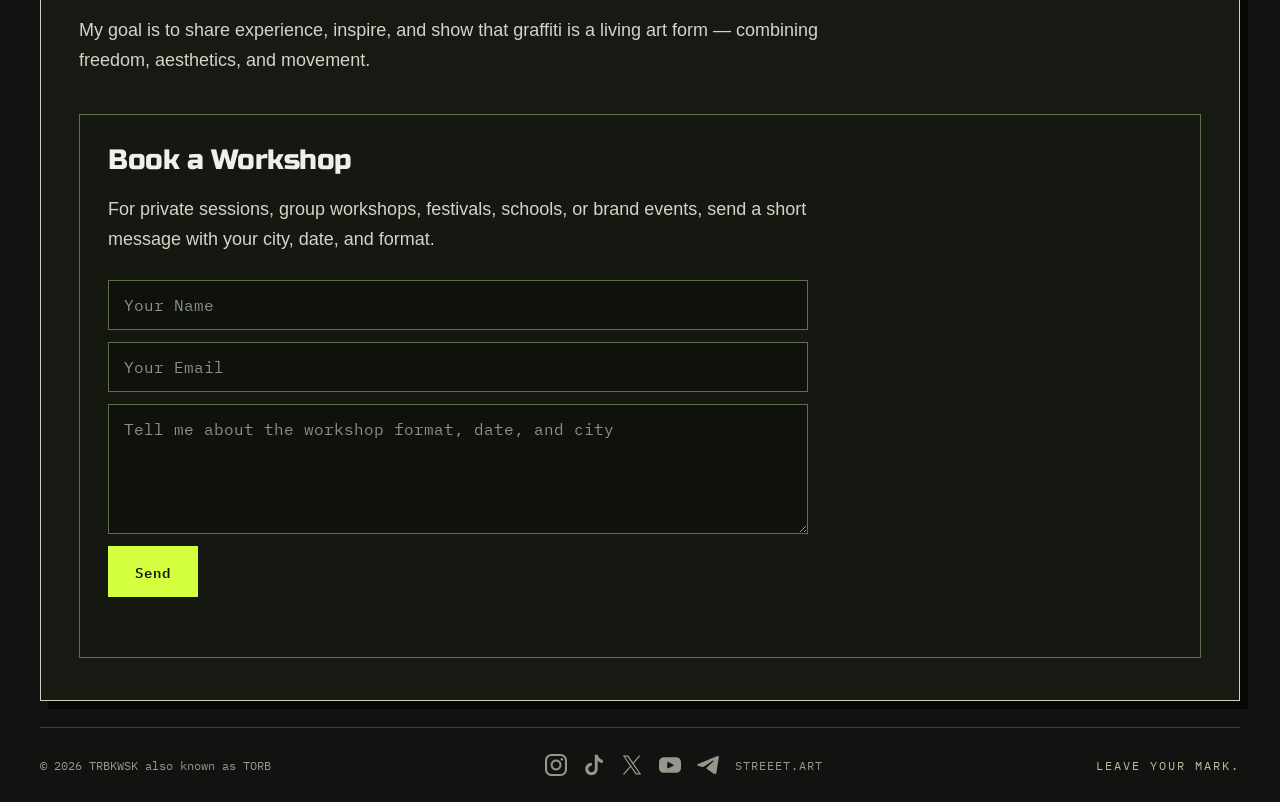
<file: workshops.html>
<!DOCTYPE html>
<html lang="en">
<head>
<meta charset="UTF-8" />
<meta name="viewport" content="width=device-width, initial-scale=1" />
<title>Graffiti Workshops by TORB</title>
<link rel="icon" href="favicon.webp" type="image/webp" />
<link rel="apple-touch-icon" href="favicon.webp">
<meta name="theme-color" content="#111310" />
<meta name="description" content="Graffiti workshops by TORB — style, spray technique, street art history, and hands-on wall practice." />
<meta property="og:title" content="Graffiti Workshops by TORB" />
<meta property="og:description" content="Learn graffiti style, spray technique, and visual storytelling with TORB." />
<meta property="og:image" content="https://www.torb.website/masterclass1.webp" />
<meta property="og:url" content="https://www.torb.website/workshops.html" />
<link rel="canonical" href="https://www.torb.website/workshops.html" />

<link rel="alternate" hreflang="en" href="https://www.torb.website/workshops.html" />
<link rel="alternate" hreflang="ru" href="https://www.torb.website/workshops-ru.html" />
<!-- Yandex.Metrika counter -->
<script type="text/javascript">
    (function(m,e,t,r,i,k,a){
        m[i]=m[i]||function(){(m[i].a=m[i].a||[]).push(arguments)};
        m[i].l=1*new Date();
        for (var j = 0; j < document.scripts.length; j++) {if (document.scripts[j].src === r) { return; }}
        k=e.createElement(t),a=e.getElementsByTagName(t)[0],k.async=1,k.src=r,a.parentNode.insertBefore(k,a)
    })(window, document,'script','https://mc.yandex.ru/metrika/tag.js?id=108789136', 'ym');
    ym(108789136, 'init', {ssr:true, webvisor:true, clickmap:true, ecommerce:"dataLayer", referrer: document.referrer, url: location.href, accurateTrackBounce:true, trackLinks:true});
</script>
<noscript><div><img src="https://mc.yandex.ru/watch/108789136" style="position:absolute; left:-9999px;" alt="" /></div></noscript>
<!-- /Yandex.Metrika counter -->
<link rel="stylesheet" href="world.css" />
<link rel="stylesheet" href="page.css" />
<script src="contact.js" defer></script>
<script src="page.js" defer></script>
</head>
<body>
  <div class="page-shell">
    <header class="toolbar">
      <a class="wordmark" href="index.html" aria-label="TRBKWSK ALSO KNOWN AS TORB">TORB<span>&reg;</span></a>
      <span class="system-title">TORB / WORKSHOPS</span>
      <div class="controls"><a href="workshops-ru.html" aria-label="Переключить на русский">RU</a></div>
    </header>
    <nav class="page-nav" aria-label="Site sections"><a href="index.html"><small>01</small>HOME</a><a href="torb-district.html"><small>02</small>Torb District</a><a href="workshops.html" aria-current="page"><small>03</small>Workshops</a><a href="sprayfight.html"><small>04</small>SprayFight</a></nav>
    <main class="window-frame">
      <div class="window-bar"><span>TORB / WORKSHOPS</span></div>
<div class="ws-wrap" aria-label="Workshops gallery">
  <div class="ws-slider" id="ws-slider">
    <div class="ws-track">
      <div class="ws-slide"><img loading="lazy" src="./masterclass1.webp" alt="Graffiti workshops — photo 1" loading="lazy" decoding="async"></div>
      <div class="ws-slide"><img loading="lazy" src="./masterclass2.webp" alt="Graffiti workshops — photo 2" loading="lazy" decoding="async"></div>
      <div class="ws-slide"><img loading="lazy" src="./masterclass3.webp" alt="Graffiti workshops — photo 3" loading="lazy" decoding="async"></div>
      <div class="ws-slide"><img loading="lazy" src="./masterclass4.webp" alt="Graffiti workshops — photo 4" loading="lazy" decoding="async"></div>
    </div>
  </div>
</div>
<div class="content-section reveal">
  <div class="page-title">
    <h1>Graffiti Workshops</h1>
    <p><em>An educational program that blends history, theory, and hands-on practice</em></p>
  </div>
  <p>This program brings together the history, theory, and practice of street art.</p>
  <p>Participants get familiar with graffiti culture, its evolution, and key styles. We focus not only on technique but also on context — understanding how graffiti formed as the language of the streets and became a distinct branch of contemporary art.</p>
  <p>The practical part includes working with spray paint, creating letterforms, characters, and compositions, as well as developing participants’ own ideas. Each session balances theory and action — from the first sketches to a finished wall piece.</p>
  <hr class="sep" />
  <p>Workshops take place in the Torb District / Art Quarter, as well as at festivals, educational platforms, and off-site projects. Formats include one-to-one and group sessions, lectures, and collaborations with educational and cultural institutions.</p>
  <h2>Focus Areas</h2>
  <ul>
    <li>history and philosophy of graffiti culture;</li>
    <li>letter theory and visual rhythm;</li>
    <li>spray-paint technique and control;</li>
    <li>developing personal style and composition;</li>
    <li>art in dialogue with the urban environment.</li>
  </ul>
  <p>My goal is to share experience, inspire, and show that graffiti is a living art form — combining freedom, aesthetics, and movement.</p>
  <section class="workshop-contact-cta" id="workshop-contact-form" aria-labelledby="workshop-contact-title">
    <h2 id="workshop-contact-title">Book a Workshop</h2>
    <p>For private sessions, group workshops, festivals, schools, or brand events, send a short message with your city, date, and format.</p>
    <form class="contact-form" data-contact-form data-endpoint="https://api.torb.website:8443/api/contact" data-sending-text="Sending..." data-required-text="Fill all fields" data-success-text="Message sent. I will get back to you soon." data-error-text="Could not send the message. Please try again later.">
      <input type="text" name="name" placeholder="Your Name" autocomplete="name" required>
      <input type="email" name="email" placeholder="Your Email" autocomplete="email" required>
      <textarea name="message" rows="5" placeholder="Tell me about the workshop format, date, and city" required></textarea>
      <button type="submit">Send</button>
      <p class="form-status" data-form-status role="status" aria-live="polite"></p>
    </form>
  </section>
</div>
<script src="contact.js"></script>
    </main>
    <footer class="page-footer">
      <span>&copy; <span id="year">2026</span> TRBKWSK also known as TORB</span>
      <div class="socials" aria-label="Social links"><a class="icon-link" href="https://www.instagram.com/trbkwsk/" target="_blank" rel="noopener noreferrer" aria-label="Instagram" title="Instagram"><span class="icon" style="--icon:url('instagram.svg')"></span></a><a class="icon-link" href="https://www.tiktok.com/@trbkwsk" target="_blank" rel="noopener noreferrer" aria-label="TikTok" title="TikTok"><span class="icon" style="--icon:url('tiktok.svg')"></span></a><a class="icon-link" href="https://x.com/trbkwsk?s=21" target="_blank" rel="noopener noreferrer" aria-label="X" title="X"><span class="icon" style="--icon:url('x.svg')"></span></a><a class="icon-link" href="https://youtube.com/@trbkwsk" target="_blank" rel="noopener noreferrer" aria-label="YouTube" title="YouTube"><span class="icon" style="--icon:url('youtube.svg')"></span></a><a class="icon-link" href="https://t.me/trbkwsk" target="_blank" rel="noopener noreferrer" aria-label="Telegram" title="Telegram"><span class="icon" style="--icon:url('telegram.svg')"></span></a><a href="https://streeet.art/@trbkwsk" target="_blank" rel="noopener noreferrer" class="text-link">STREEET.ART</a></div>
      <span class="footer-note">LEAVE YOUR MARK.</span>
    </footer>
  </div>
  <script>document.getElementById("year").textContent=new Date().getFullYear();</script>
</body>
</html>
</file>
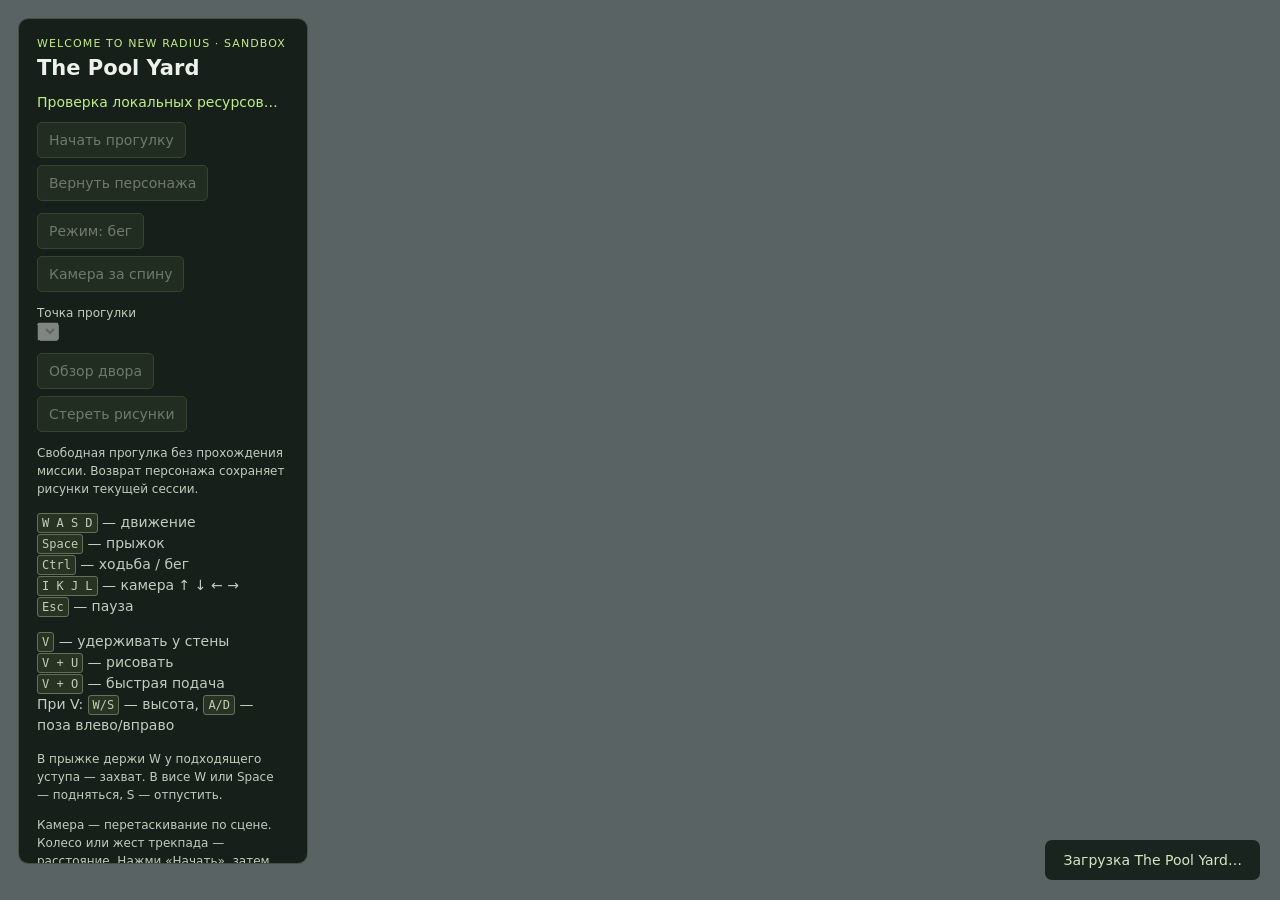
<file: play/pool-yard-lab.html>
<!doctype html>
<html lang="ru">
<head>
  <meta charset="utf-8"><meta name="viewport" content="width=device-width,initial-scale=1">
  <title>Getting Up — The Pool Yard</title>
  <style>
    *{box-sizing:border-box}body{margin:0;background:#111714;color:#edf1e9;font:14px system-ui,sans-serif}#view{position:fixed;inset:0}canvas{display:block;outline:none}aside{position:absolute;left:18px;top:18px;width:290px;padding:18px;background:#111914eb;border:1px solid #425140;border-radius:10px;max-height:94vh;overflow:auto}h1{font-size:21px;margin:6px 0 14px}p{line-height:1.5;color:#c0cdbf}.badge{color:#c3ec84;font-size:11px;letter-spacing:.1em}button{font:inherit;background:#34452b;color:#f3ffe8;border:1px solid #687e52;border-radius:5px;padding:9px 11px;cursor:pointer}button:disabled{opacity:.4;cursor:default}.row{display:flex;gap:7px;flex-wrap:wrap;margin:12px 0}kbd{font:12px ui-monospace,monospace;border:1px solid #637158;background:#293322;border-radius:3px;padding:2px 4px}#status{white-space:pre-line;color:#c3ec84}#stats{font:12px/1.6 ui-monospace,monospace;white-space:pre-line;color:#c3ccba}#fatal{white-space:pre-wrap;color:#ffb9a2}summary{cursor:pointer}.small{font-size:12px}textarea{width:100%;height:120px;background:#10160d;color:#b9c8a4;font:10px monospace}a{color:#bedf9a}#focusHint{position:absolute;right:20px;bottom:20px;background:#111b14dd;padding:12px 18px;border-radius:7px;max-width:390px;color:#d5e6c4;pointer-events:none}@media(max-width:650px){aside{left:8px;top:8px;width:240px;padding:12px;max-height:48vh}h1{font-size:17px}#focusHint{right:8px;bottom:8px;font-size:12px;max-width:250px}}
  </style>
</head>
<body>
  <div id="view" aria-label="Интерактивная трёхмерная прогулка"></div>
  <aside>
    <div class="badge">WELCOME TO NEW RADIUS · SANDBOX</div>
    <h1>The Pool Yard</h1>
    <div id="status" role="status">Проверка локальных ресурсов…</div><div id="fatal" role="alert"></div>
    <div class="row"><button id="start" disabled>Начать прогулку</button><button id="reset" disabled>Вернуть персонажа</button></div>
    <div class="row"><button id="walk" disabled>Режим: бег</button><button id="camera" disabled>Камера за спину</button></div>
    <p class="small"><label for="spawn">Точка прогулки</label><br><select id="spawn" disabled></select></p>
    <div class="row"><button id="street" disabled>Обзор двора</button><button id="erase" disabled>Стереть рисунки</button></div>
    <p class="small">Свободная прогулка без прохождения миссии. Возврат персонажа сохраняет рисунки текущей сессии.</p>
    <p><kbd>W A S D</kbd> — движение<br><kbd>Space</kbd> — прыжок<br><kbd>Ctrl</kbd> — ходьба / бег<br><kbd>I K J L</kbd> — камера ↑ ↓ ← →<br><kbd>Esc</kbd> — пауза</p>
    <p><kbd>V</kbd> — удерживать у стены<br><kbd>V + U</kbd> — рисовать<br><kbd>V + O</kbd> — быстрая подача<br>При V: <kbd>W/S</kbd> — высота, <kbd>A/D</kbd> — поза влево/вправо</p>
    <p class="small">В прыжке держи W у подходящего уступа — захват. В висе W или Space — подняться, S — отпустить.</p>
    <p class="small">Камера — перетаскивание по сцене. Колесо или жест трекпада — расстояние. Нажми «Начать», затем двигайся.</p>
    <p class="small">RNG: MSVCR71 · контролируемый seed 1. U — normal, O — fast. Повторное нанесение на существующий потёк тоже расходует RNG. <a href="../manifests/graffiti-d3d.json">Трасса D3D8 и границы доказательства</a></p><div id="stats"></div>
    <details><summary>Что ещё восстанавливается</summary>
      <p class="small">Это отдельная сборка исходной локации. Подключены базовые движения и граффити, но лестница, ползание, все игровые действия, исходные зоны рисунков и полное освещение ещё не завершены. Вход у лестницы сохранён; для прогулки по двору выбрана исходная контрольная точка. Коллизии пока используют видимые треугольники, а не полный оригинальный BSP.</p>
    </details>
    <details><summary>Снимок проверки</summary>
      <p class="small"><label for="pauseOn">Пауза на событии</label><br><select id="pauseOn"><option value="">Не останавливать</option><option value="takeoff">Начало прыжка</option><option value="launch">Отрыв</option><option value="air">Полёт</option><option value="land">Приземление</option><option value="ledge-caught">Захват уступа</option><option value="ledge_hang">Вис</option><option value="authored-pullup">Начало подъёма</option><option value="climb-supported">Подъём с опорой</option><option value="ledge-drop">Отпустить уступ</option><option value="paint-enter">Вход в рисование</option><option value="paint-ready">Готов к рисованию без подачи</option><option value="paint-stroke">После 30 нанесений</option><option value="paint-normal">Обычная краска</option><option value="paint-fast">Быстрая краска</option><option value="tag-drip-trigger">Сработал потёк</option><option value="paint-exit">Выход от стены</option><option value="roam">Возврат к движению</option></select></p>
      <div class="row"><button id="step" disabled>Один шаг на паузе</button></div>
      <div class="row"><button id="capture" disabled>Скачать снимок</button></div>
      <textarea id="diagnostics" readonly aria-label="JSON текущего состояния"></textarea>
    </details>
    <p class="small"><a href="world-tag.html">Прежнее рисование без изменений</a> · <a href="graffiti-lab.html">Лаборатория слоёв</a> · <a href="world-level.html">Проверочный viewer</a></p>
  </aside>
  <div id="focusHint">Загрузка The Pool Yard…</div>
  <script src="vendor/three-r128/three.min.js"></script>
  <script src="vendor/three-r128/GLTFLoader.js"></script>
  <script src="gettingup-animation.js"></script><script src="gettingup-clocks.js"></script>
  <script src="gettingup-actor.js"></script><script src="gettingup-script.js"></script><script src="gettingup-script-actor.js"></script>
  <script src="gettingup-gear.js"></script><script src="gettingup-primary-diagnostics.js"></script>
  <script src="gettingup-transition-parameter.js"></script><script src="gettingup-derived-policy.js"></script>
  <script src="gettingup-constructed-episode.js"></script><script src="gettingup-layer-episode.js"></script>
  <script src="gettingup-fresh-layer-episode.js"></script><script src="gettingup-superrun-episode.js"></script>
  <script src="gettingup-object-lifecycle.js"></script><script src="gettingup-frame-coordinator.js"></script>
  <script src="gettingup-managed-episode.js"></script><script src="gettingup-character-motion.js"></script>
  <script src="gettingup-walk-driver.js"></script><script src="gettingup-world-collision.js"></script>
  <script src="gettingup-compiled-mixed.js"></script><script src="gettingup-jump-rules.js"></script>
  <script src="gettingup-traversal-driver.js"></script><script src="gettingup-play-simulation.js"></script>
  <script src="gettingup-scene-placement.js"></script><script src="gettingup-climb-driver.js"></script><script src="gettingup-ledge-query.js"></script>
  <script src="gettingup-climb-simulation.js"></script><script src="gettingup-paint-driver.js"></script><script src="gettingup-paint-surface.js"></script>
  <script src="gettingup-paint-simulation.js"></script><script src="gettingup-graffiti.js"></script><script src="gettingup-tag.js"></script><script src="gettingup-tag-simulation.js"></script><script src="gettingup-tag-renderer.js"></script><script src="gettingup-spray-controller.js"></script><script src="gettingup-spray-simulation.js"></script><script src="gettingup-spray-renderer.js"></script><script src="pool-yard-lab.js"></script>
</body>
</html>
</file>
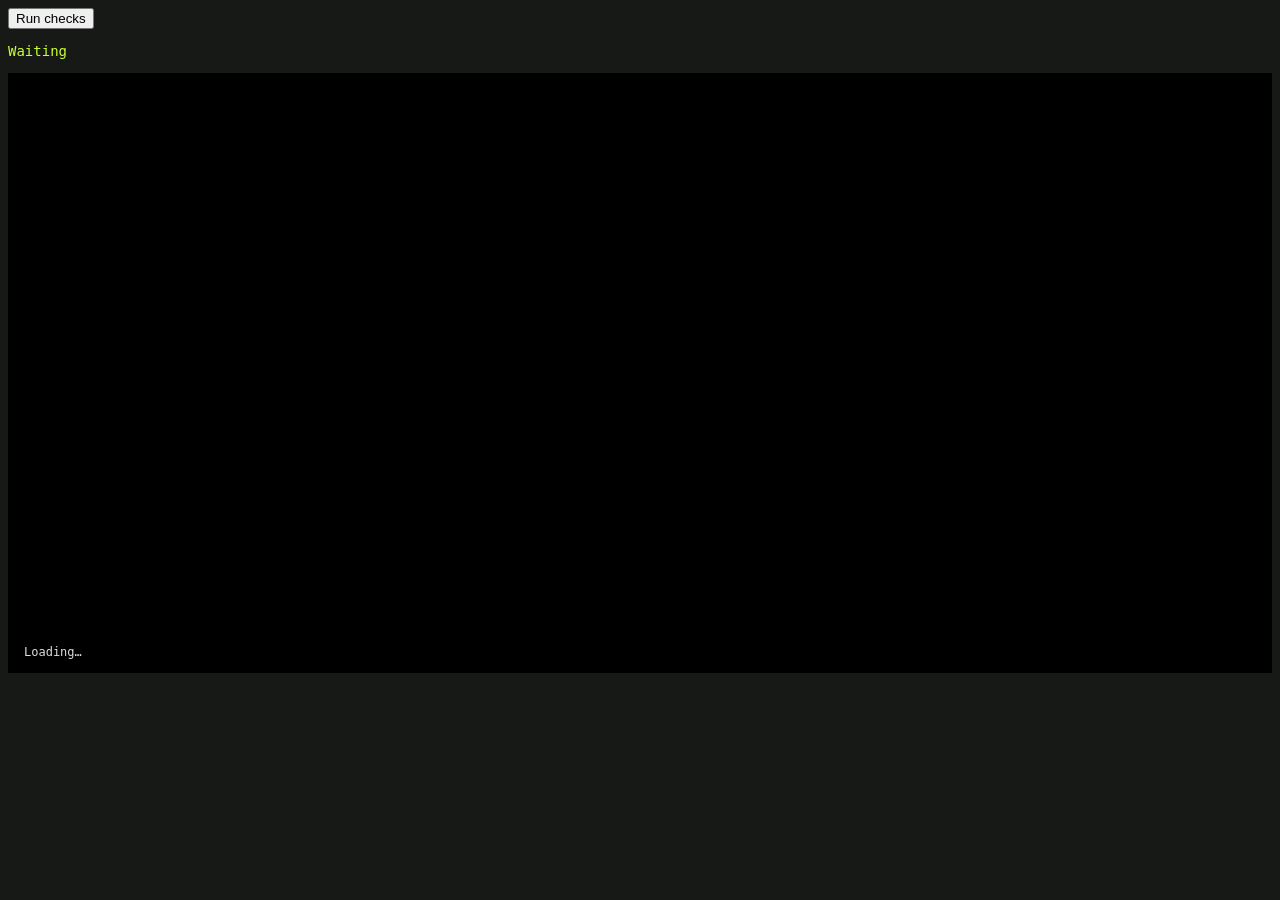
<file: tests/sprayfight-browser.html>
<!doctype html><meta charset="utf-8"><title>SprayFight browser regression</title>
<style>body{background:#171917;color:#c8ff32;font:14px monospace}iframe{width:100%;height:600px;border:0}img{width:31%;border:1px solid #777}pre{white-space:pre-wrap}</style>
<button id="run">Run checks</button><pre id="log">Waiting</pre><div id="layers"></div>
<iframe src="../play/index.html"></iframe>
<script>
const frame=document.querySelector('iframe'),log=document.querySelector('#log');
function check(value,message){if(!value)throw Error(message);log.textContent+='\nPASS '+message;}
document.querySelector('#run').onclick=async()=>{
  log.textContent='Running';
  try{
    const sf=frame.contentWindow.SF,doc=frame.contentDocument;
    check(sf&&!doc.querySelector('#start').disabled,'assets loaded');
    sf.reset();const surface=sf.surfaces[0],other=sf.surfaces[1];
    check(sf.state.mode==='roam'&&sf.state.remaining===36,'roam default and area budget');
    check(surface.layerTotals.every(n=>n>0),'all layer masks have targets');
    document.querySelector('#layers').replaceChildren();
    const shot=()=>{const img=new Image();img.src=surface.display.toDataURL();document.querySelector('#layers').append(img);};
    surface.spray(new sf.THREE.Vector2(.5,.5),18);surface.metrics();
    check(!surface.complete,'one spray cannot complete a wall');
    surface.reset();
    for(let stage=0;stage<3;stage++){
      check(surface.stage===stage,'stage '+stage+' active');
      const ctx=surface.mask.getContext('2d');ctx.fillStyle='white';ctx.fillRect(0,0,1024,390);
      const result=surface.metrics();shot();
      check(result.coverage===[50,85,100][stage],'stage '+stage+' threshold progress');
      if(stage<2)check(surface.mask.getContext('2d').getImageData(0,0,1024,390).data.every(x=>x===0),'next mask starts empty');
    }
    check(surface.complete&&!other.complete,'walls progress independently');
    surface.reset();
    const point=surface.drips.points[0],uv=new sf.THREE.Vector2(point[0],1-point[1]);
    check(!surface.holdDrip(uv,.99,0),'no drip before one second');
    check(surface.holdDrip(uv,.02,1000),'drip triggered at fixed point');
    surface.animateDrips(4350);
    check(surface.drips.events.length===1&&surface.settledDrips===1,'drip finishes after releasing spray');
    check(surface.metrics().coverage===0,'drips do not score as paint');
    sf.reset();sf.state.phase='approach';sf.startBattle();
    check(sf.state.remaining===36&&sf.state.roundSeconds===36,'battle uses grid budget');
    await new Promise(resolve=>setTimeout(resolve,3700));
    check(sf.state.phase==='paint'&&sf.state.remaining<36&&sf.state.remaining>32,'countdown excluded from budget');
    check(surface.stage===0&&!surface.complete&&surface.drips.events.length===0,'battle resets layers and drips');
    check(['joystick','joystickStick','reachBtn','crouchBtn','enterTagBtn'].every(id=>doc.getElementById(id)),'touch controls retained');
    sf.reset();log.textContent+='\nALL CHECKS PASSED';
  }catch(error){log.textContent+='\nFAIL '+error.stack;}
};
</script>
</file>
<file: world.css>
@import url('https://fonts.googleapis.com/css2?family=IBM+Plex+Mono:wght@400;500;600&family=Russo+One&display=swap');
:root{color-scheme:dark;--lime:#d3ff3e;--ink:#111310;--muted:#a7aaa2;--border:#3d4038;--font:'IBM Plex Mono',monospace}
*{box-sizing:border-box}body{margin:0;background:#121310;color:#f0f0e9;font-family:var(--font);font-size:16px}button,a{-webkit-tap-highlight-color:transparent}button{font:inherit;cursor:pointer}a{color:inherit;text-decoration:none}button:focus-visible,a:focus-visible{outline:3px solid var(--lime);outline-offset:5px}button{color:inherit}button:hover,a:hover{color:var(--lime)}.shell{max-width:1680px;margin:auto;padding:0 40px}.toolbar{min-height:94px;display:flex;align-items:center;gap:36px;border-bottom:1px solid var(--border)}.wordmark{font-family:'Russo One',sans-serif;font-size:42px;font-style:italic;letter-spacing:-3px}.wordmark span{font-family:var(--font);font-size:14px;vertical-align:top;margin-left:8px;letter-spacing:0;font-style:normal}.system-title{font-size:14px;letter-spacing:1px}.version{color:#7c8075}.controls{margin-left:auto;display:flex;align-items:center;gap:20px}.controls button{border:0;background:none;font-size:14px;padding:12px 0}.controls button[aria-pressed=true]{color:var(--lime)}.divider{color:#585b52}.scene-header{display:flex;justify-content:space-between;padding:18px 0;font-size:12px;letter-spacing:1.5px;color:#b5b8ad}.viewport{position:relative;border:1px solid #65685b;background:#171a15;overflow:hidden;box-shadow:0 0 0 5px #20231c,0 0 0 6px #373b31}.scene{position:relative;aspect-ratio:1.8;overflow:hidden;background:#171a15}.scene-art{width:100%;height:100%;display:block;object-fit:cover;object-position:center 55%}.scene-shade{position:absolute;inset:0;background:linear-gradient(180deg,#0008,transparent 35%,transparent 80%,#0009);pointer-events:none}.scene-title{position:absolute;left:3%;top:5%;pointer-events:none}.eyebrow{font-size:12px;letter-spacing:2px;color:var(--lime)}h1{font-family:'Russo One',sans-serif;font-size:clamp(28px,4.5vw,68px);font-weight:400;line-height:.99;margin:12px 0;letter-spacing:-2px;text-shadow:0 2px 20px #000a}h1 span{color:var(--lime);padding-left:10px}.scanlines{pointer-events:none;position:absolute;inset:0;opacity:.13;background:repeating-linear-gradient(0deg,transparent 0 2px,#000 3px 4px)}.hotspot{position:absolute;display:flex;flex-direction:column;align-items:center;justify-content:flex-end;padding:0 8px 8px;border:0;background:transparent;min-width:120px;min-height:70px;transform:translate(-50%,-50%);z-index:2}.hot-label{display:flex;align-items:center;gap:9px;white-space:nowrap;padding:9px 11px;background:#13170feb;border:1px solid #b5b8a4;font-size:14px;box-shadow:3px 3px 0 #000a;transition:background .16s,transform .16s,color .16s}.hot-label i{font-size:12px;color:#a2a594;font-style:normal}.hot-label b{font-weight:400;color:var(--lime)}.target{font-size:26px;line-height:34px;width:34px;color:var(--lime);text-shadow:0 1px 4px #000;transition:transform .2s}.hotspot:hover .hot-label,.hotspot:focus-visible .hot-label{background:var(--lime);color:#12140d;transform:translateY(-4px);border-color:var(--lime)}.hotspot:hover i,.hotspot:hover b{color:#12140d}.hotspot:hover .target{transform:rotate(90deg)}.works{left:50%;top:59%;min-width:200px;min-height:150px}.works .hot-label{border-color:var(--lime);color:var(--lime)}.district{left:17%;top:54%}.workshops{left:21%;top:81%}.fight{left:82%;top:51%}.about{left:49%;top:91%}.contact{left:79%;top:83%}.coordinate{position:absolute;bottom:15px;left:20px;font-size:12px;color:#a6ab98;writing-mode:vertical-rl;transform:rotate(180deg)}.statusbar{display:flex;align-items:center;justify-content:space-between;gap:20px;padding:21px 0 18px;font-size:12px;color:#a8ada0;letter-spacing:.5px}.instruction{display:flex;align-items:center;gap:12px;color:#e4e8da}.key{color:var(--lime);font-size:18px}.quick-nav{display:grid;grid-template-columns:repeat(6,1fr);border:1px solid var(--border)}.quick-nav button{border:0;border-right:1px solid var(--border);background:#1a1c17;padding:18px 12px;text-align:left;display:flex;gap:12px;align-items:center;font-size:14px}.quick-nav button:last-child{border-right:0}.quick-nav button:hover{background:#2b3021}.quick-nav small{color:#828a75;font-size:12px}footer{display:flex;justify-content:space-between;align-items:center;gap:20px;padding:26px 0;font-size:12px;color:#92988a}footer div{display:flex;gap:24px}.footer-note{letter-spacing:2px;color:#b5bf9f}dialog{padding:0;border:1px solid #cad0b9;background:#171a13;color:#f0f1e9;width:min(1000px,calc(100% - 40px));max-height:88dvh;box-shadow:8px 8px 0 #0009;overflow:hidden}dialog[open]{display:flex;flex-direction:column;animation:roll-up .35s ease-out}dialog::backdrop{background:#050805bd;backdrop-filter:blur(7px)}.window-bar{display:flex;justify-content:space-between;align-items:center;background:#cbd0c0;color:#141810;padding:8px 10px 8px 18px;font-size:14px;letter-spacing:1px}.window-bar button{width:36px;height:34px;border:1px solid #454c39;background:#e2e5d9;color:#111;font-size:20px}.window-bar button:hover{background:var(--lime)}.window-body{padding:30px;overflow:auto}.window-body h2{font-family:'Russo One',sans-serif;font-size:clamp(30px,5vw,54px);font-weight:400;line-height:1.1;margin:4px 0 24px;letter-spacing:-1px}.window-body p{font-family:Arial,sans-serif;font-size:18px;line-height:1.65;color:#d1d5c8;max-width:700px}.window-body .kicker{font-family:var(--font);color:var(--lime);font-size:12px;letter-spacing:2px;margin:0 0 12px}.window-footer{border-top:1px solid #414736;display:flex;justify-content:space-between;padding:12px 18px;font-size:12px;color:#9ba68c}.gallery-main{background:#090b08;position:relative}.gallery-main img{display:block;width:100%;max-height:49vh;object-fit:contain}.gallery-controls{display:flex;align-items:center;justify-content:space-between;padding:14px 0;gap:12px}.gallery-controls button,.action{display:inline-flex;justify-content:center;align-items:center;background:var(--lime);color:#151b0c;border:1px solid var(--lime);padding:12px 18px;font-size:14px;font-weight:600}.gallery-controls button:hover,.action:hover{background:#e7ffa4;color:#111}.gallery-controls span{font-size:14px;color:#bec5b0}.thumbnails{display:flex;gap:10px;margin:8px 0 16px}.thumbnails button{padding:0;background:none;border:2px solid transparent;width:100px;height:66px;opacity:.55}.thumbnails button[aria-pressed=true]{border-color:var(--lime);opacity:1}.thumbnails img{width:100%;height:100%;object-fit:cover}.split{display:grid;grid-template-columns:1.05fr 1fr;gap:28px;align-items:start}.feature-image{width:100%;height:auto;max-height:460px;object-fit:cover}.split p:first-child{margin-top:0}.action{margin-top:16px}.tags{display:flex;flex-wrap:wrap;gap:8px;margin:24px 0}.tags span{border:1px solid #555e44;padding:8px 12px;font-size:14px}.rounds{display:grid;grid-template-columns:repeat(4,1fr);margin:28px 0;border:1px solid #515b42}.round{padding:22px 16px;border-right:1px solid #515b42}.round:last-child{border:0;background:var(--lime);color:#151b0c}.round small{display:block;font-size:12px}.round strong{font-family:'Russo One',sans-serif;font-size:30px;display:block;margin:18px 0}.round span{font-size:14px;line-height:1.5}.contact-links{display:grid;grid-template-columns:1fr 1fr;gap:12px;margin-top:30px}.contact-links a{border:1px solid #636e51;padding:20px;display:flex;justify-content:space-between;font-size:16px}.contact-links a:hover{background:var(--lime);color:#111}.about-sign{font-family:'Russo One',sans-serif;font-style:italic;font-size:clamp(70px,14vw,150px);color:var(--lime);letter-spacing:-8px;line-height:1.2}.image-error{font-size:16px;color:#eee;padding:20px}.scene.entering{animation:entry .4s ease-out}@keyframes roll-up{from{clip-path:inset(100% 0 0)}to{clip-path:inset(0)}}@keyframes entry{50%{filter:brightness(1.6)}}@media(min-width:1700px){.scene{max-height:820px}}@media(max-width:1000px){.shell{padding:0 22px}.toolbar{gap:20px}.scene{aspect-ratio:1.5}.quick-nav{grid-template-columns:repeat(3,1fr)}.quick-nav button:nth-child(3){border-right:0}.quick-nav button:nth-child(-n+3){border-bottom:1px solid var(--border)}.hot-label{font-size:12px;gap:6px;padding:8px}.hotspot{min-width:100px}.footer-note{display:none}.keyboard{display:none}}@media(max-width:600px){.shell{padding:0 14px}.toolbar{min-height:76px;gap:14px}.wordmark{font-size:33px}.wordmark span{font-size:12px;margin-left:5px}.system-title{font-size:12px;max-width:90px;line-height:1.5;letter-spacing:0}.version{display:none}.controls{gap:10px}.controls button{font-size:12px}.scene-header{font-size:12px;letter-spacing:0;padding:15px 0}.scene-location{display:none}.scene{aspect-ratio:1/1.12}.scene-art{object-fit:cover;object-position:50% 50%;opacity:.9}.scene-title{top:6%;left:6%}.scene-title h1{font-size:39px}.eyebrow{font-size:12px;letter-spacing:0}.hotspots{position:absolute;inset:38% 4% 6%;display:grid;grid-template-columns:1fr 1fr;gap:15px 4px;align-items:end}.hotspot{position:static;transform:none;min-width:0;min-height:0;width:100%;padding:0}.hot-label{font-size:12px;width:100%;justify-content:center;white-space:normal;text-align:center;background:#11180bf2;padding:11px 4px;gap:5px}.hot-label b{display:none}.hot-label i{font-size:12px}.target{font-size:24px}.works{grid-column:1/3}.works .hot-label{width:auto;min-width:175px}.about{order:5}.contact{order:6}.coordinate{display:none}.statusbar{font-size:12px;letter-spacing:0;padding:17px 0}.quick-nav{grid-template-columns:repeat(2,1fr)}.quick-nav button{font-size:14px;padding:16px 10px;gap:8px;border-bottom:1px solid var(--border)}.quick-nav button:nth-child(3){border-right:1px solid var(--border)}.quick-nav button:nth-child(even){border-right:0}.quick-nav button:nth-last-child(-n+2){border-bottom:0}footer{font-size:12px;align-items:flex-start;gap:15px;padding:22px 0}footer div{gap:12px;flex-wrap:wrap;justify-content:flex-end}.split{grid-template-columns:1fr}.window-body{padding:22px 18px}.window-body p{font-size:17px}dialog{width:calc(100% - 24px);max-height:92dvh}.rounds{grid-template-columns:1fr 1fr}.round:nth-child(2){border-right:0}.round:nth-child(-n+2){border-bottom:1px solid #515b42}.contact-links{grid-template-columns:1fr}.gallery-controls button{padding:12px}.gallery-controls span{font-size:12px}.window-body h2{font-size:34px}}@media(prefers-reduced-motion:reduce){*,*::before,*::after{animation:none!important;transition:none!important;scroll-behavior:auto!important}}
@media(max-width:600px){.hotspots{grid-template-columns:1fr 1fr;grid-template-rows:repeat(3,1fr);inset:39% 4% 5%;gap:10px 6px}.works{grid-column:auto}.works .hot-label{width:100%;min-width:0}.target{line-height:25px;font-size:22px}.hot-label{min-height:40px}}

/* Форма обратной связи в модалке */
.contact-form{display:grid;gap:12px;margin-top:26px;max-width:700px}
.contact-form input,.contact-form textarea{font:inherit;font-size:16px;color:#f0f1e9;background:#0f120c;border:1px solid #636e51;padding:14px 15px;width:100%}
.contact-form input::placeholder,.contact-form textarea::placeholder{color:#8b9280}
.contact-form input:focus,.contact-form textarea:focus{outline:none;border-color:var(--lime)}
.contact-form textarea{resize:vertical;min-height:120px}
.contact-form button{justify-self:start;background:var(--lime);color:#151b0c;border:1px solid var(--lime);padding:13px 26px;font-size:14px;font-weight:600;letter-spacing:1px}
.contact-form button:hover{background:#e7ffa4;color:#111}
.contact-form button:disabled{opacity:.55;cursor:default}
.form-status{font-family:var(--font);font-size:14px;color:var(--lime);margin:0;min-height:20px}
.form-status.error{color:#ff8b6b}
.contact-links{margin-top:26px}
@media(max-width:600px){.contact-form button{justify-self:stretch;text-align:center}}

/* Мобильная сцена: плитки не должны закрывать арт, а быстрая навигация под сценой
   дублировала те же шесть пунктов — на узком экране остаются только плитки. */
@media(max-width:600px){
  .scene{aspect-ratio:1/1.25}
  .scene-art{object-position:50% 42%}
  .scene-shade{background:linear-gradient(180deg,#0006,transparent 28%,#000a 62%,#000d)}
  .hotspots{inset:auto 10px 12px;grid-template-rows:repeat(3,auto);gap:8px;align-content:end}
  .hotspot .target{display:none}
  .hot-label{background:#0f140ab8;border-color:#93a07f;backdrop-filter:blur(2px);min-height:44px;padding:10px 6px;letter-spacing:.5px}
  .works .hot-label{background:#141b0ccc}
  .quick-nav{display:none}
  .statusbar{padding:14px 0 16px}
}

/* Длинная подпись в подвале окна не должна ломать строку на узких экранах */
.window-footer{flex-wrap:wrap;gap:8px 16px}

/* «Обо мне»: текст ведёт, фото сопровождает */
.about-lead{display:grid;grid-template-columns:260px 1fr;gap:24px;align-items:start;margin:8px 0 26px}
.about-photo{width:100%;height:260px;object-fit:cover;border:1px solid #515b42}
.about-lead p{margin:0;font-size:19px;line-height:1.6}
.window-body h3{font-family:'Russo One',sans-serif;font-weight:400;font-size:clamp(18px,2.2vw,24px);letter-spacing:-.5px;margin:26px 0 10px;color:#f0f1e9}
.window-body h3+p{margin-top:0}
.about-closing{color:var(--lime);font-family:var(--font);font-size:15px;letter-spacing:.5px;margin-top:26px}
.about-sign{margin-top:22px}
@media(max-width:600px){
  .about-lead{grid-template-columns:1fr;gap:16px}
  .about-photo{height:220px}
  .about-lead p{font-size:17px}
}

/* Кнопки PLAY / ПРАВИЛА в окне SprayFight */
.action-row{display:flex;flex-wrap:wrap;gap:12px;margin-top:16px}
.action-row .action{margin-top:0}
.action-row .action:first-child{padding:14px 28px;font-size:16px;letter-spacing:1px;box-shadow:3px 3px 0 #000a}
.action-row .action:not(:first-child){background:transparent;color:var(--lime)}
.action-row .action:not(:first-child):hover{background:var(--lime);color:#151b0c}
@media(max-width:600px){.action-row{flex-direction:column}.action-row .action{width:100%;text-align:center;justify-content:center}}
</file>
<file: sprayfight-legacy/styles.css>
:root {
  --orange: #ff481c;
  --acid: #b6ff00;
  --acid-soft: #ddff75;
  --yellow: #b6ff00;
  --olive: #747c6b;
  --ink: #050505;
  --line: rgba(207,222,194,.18);
}

* { box-sizing: border-box; }
html, body { width:100%; min-height:100%; }
body {
  margin:0;
  overflow:hidden;
  color:#fff;
  background:#050505;
  font-family: "Arial Narrow", "Helvetica Neue", Arial, sans-serif;
  font-weight:800;
  letter-spacing:.08em;
  user-select:none;
}
button { font:inherit; }

.game { position:relative; width:100vw; height:100svh; min-height:620px; overflow:hidden; background:#080808; isolation:isolate; }
#scene { position:absolute; inset:0; display:block; width:100%; height:100%; touch-action:none; cursor:crosshair; }
.game::before { content:""; position:absolute; z-index:6; inset:0; pointer-events:none; background:radial-gradient(circle at 48% 43%,transparent 36%,#0008 100%),linear-gradient(90deg,#0008,transparent 17%,transparent 82%,#0009); mix-blend-mode:multiply; }
.game::after { content:""; position:absolute; z-index:7; inset:-40%; pointer-events:none; opacity:.1; background-image:repeating-radial-gradient(circle at 30% 20%,#fff 0 1px,transparent 1px 4px); background-size:7px 7px; animation:grain .28s steps(2) infinite; mix-blend-mode:soft-light; }
@keyframes grain { 0%{transform:translate(0,0)} 25%{transform:translate(2%,-1%)} 50%{transform:translate(-1%,2%)} 75%{transform:translate(1%,1%)} 100%{transform:translate(-2%,-1%)} }

.hud-top {
  position:absolute;
  z-index:10;
  top:0;
  left:0;
  right:0;
  height:70px;
  display:grid;
  grid-template-columns:minmax(190px,1fr) auto auto minmax(190px,1fr);
  align-items:center;
  gap:clamp(20px,4vw,70px);
  padding:8px clamp(18px,3vw,42px);
  border-bottom:1px solid var(--line);
  background:linear-gradient(#030403f2, #050605b8 72%, transparent);
  pointer-events:none;
}
.hud-top img { width:min(245px,23vw); height:52px; object-fit:contain; object-position:left center; filter:drop-shadow(0 0 12px #b6ff0030); }
.word { color:#687064; font-size:9px; white-space:nowrap; }
.word::before { content:"/// "; color:var(--acid); }
.word b { margin-left:8px; color:#d8ded4; }
.clock { min-width:120px; color:#d8ded4; font:900 clamp(30px,3.4vw,48px)/1 ui-monospace,SFMono-Regular,Menlo,monospace; letter-spacing:-.08em; text-align:center; }
.clock.critical { color:var(--orange); animation:pulse .55s infinite alternate; }
@keyframes pulse { to { opacity:.55; transform:scale(.97); } }
.plain-button { justify-self:end; padding:8px 11px; border:1px solid var(--line); color:#879080; background:#080a08cc; font-size:9px; cursor:pointer; pointer-events:auto; }

.fighter {
  position:absolute;
  z-index:9;
  top:90px;
  display:grid;
  grid-template-columns:auto auto;
  align-items:end;
  width:min(310px,30vw);
  gap:3px 12px;
  text-shadow:0 2px 10px #000;
  pointer-events:none;
}
.fighter-player { left:clamp(18px,3vw,42px); }
.fighter-ai { right:clamp(18px,3vw,42px); text-align:right; }
.fighter > span { grid-column:1 / -1; color:#6f776b; font-size:8px; }
.fighter > span::before { content:"[ "; color:var(--acid); }.fighter > span::after { content:" ]"; color:var(--acid); }
.fighter strong { font-size:clamp(18px,2vw,27px); }
.fighter > b { color:#dbe0d8; font:800 20px/1 ui-monospace,SFMono-Regular,Menlo,monospace; }
.fighter-ai > b { color:var(--olive); }
.progress { grid-column:1 / -1; grid-row:3; height:4px; margin-top:6px; background:#ffffff20; overflow:hidden; }
.progress i { display:block; width:0; height:100%; background:linear-gradient(90deg,#6f9d00,var(--acid),var(--acid-soft)); box-shadow:0 0 12px #b6ff0066; transition:width .18s linear; }
.fighter-ai .progress i { margin-left:auto; background:var(--olive); }

.objective {
  position:absolute;
  z-index:9;
  left:50%;
  top:92px;
  transform:translateX(-50%);
  padding:8px 12px;
  color:#c7cec2;
  background:#050705c4;
  border:1px solid var(--line);
  font-size:9px;
  transition:opacity .3s;
  pointer-events:none;
}

.crosshair {
  position:absolute;
  z-index:8;
  left:50%;
  top:50%;
  width:54px;
  height:54px;
  border:1px solid #ffffffa8;
  border-radius:50%;
  transform:translate(-50%,-50%);
  opacity:0;
  pointer-events:none;
}
.crosshair::before,.crosshair::after { content:""; position:absolute; background:#fff; opacity:.72; }
.crosshair::before { left:50%; top:7px; bottom:7px; width:1px; }
.crosshair::after { top:50%; left:7px; right:7px; height:1px; }
.crosshair i { position:absolute; inset:18px; border:1px solid var(--acid); border-radius:50%; }
.game.paint-mode .crosshair { opacity:1; }
.game.skinny .crosshair { width:34px; height:34px; }
.game.skinny .crosshair i { inset:10px; }
.game.spraying .crosshair { border-color:var(--acid); box-shadow:0 0 34px #b6ff00aa; }

.hud-bottom {
  position:absolute;
  z-index:10;
  left:clamp(18px,3vw,42px);
  right:clamp(18px,3vw,42px);
  bottom:clamp(18px,3vw,32px);
  min-height:66px;
  display:grid;
  grid-template-columns:minmax(230px,1.4fr) auto auto minmax(180px,.7fr);
  align-items:center;
  gap:clamp(10px,2vw,24px);
  padding:10px 12px;
  border:1px solid var(--line);
  background:linear-gradient(90deg,#080a08eb,#080a08c7);
  box-shadow:0 12px 60px #0009;
  backdrop-filter:blur(5px);
}
.pressure > div:first-child,.quality { display:flex; justify-content:space-between; align-items:center; gap:14px; color:#888; font-size:10px; }
.pressure b,.quality b { color:#fff; font-size:16px; }
.bar { height:5px; margin-top:8px; overflow:hidden; background:#ffffff18; }
.bar i { display:block; width:100%; height:100%; background:linear-gradient(90deg,#6b8b25,var(--acid)); }
.bar i.low { background:var(--orange); }
.caps { display:flex; }
.cap,.shake { min-height:50px; padding:0 16px; border:1px solid var(--line); color:#777; background:#0c0c0c; cursor:pointer; }
.cap + .cap { border-left:0; }
.cap.is-active { color:#050705; background:var(--acid); border-color:var(--acid); }
button small { display:block; margin-top:3px; font-size:7px; opacity:.7; }
.shake { color:#fff; min-width:112px; }
.shake.active { color:#050505; background:var(--orange); border-color:var(--orange); animation:shake .12s infinite alternate; }
@keyframes shake { from { transform:translateY(-2px) rotate(-1deg); } to { transform:translateY(2px) rotate(1deg); } }
.quality { justify-content:flex-end; flex-wrap:wrap; }
.quality em { width:100%; color:var(--orange); font-style:normal; text-align:right; }

.modal {
  position:fixed;
  z-index:100;
  inset:0;
  display:grid;
  place-items:center;
  padding:20px;
  background:#030403e8;
  backdrop-filter:blur(10px) saturate(.7);
  opacity:0;
  pointer-events:none;
  transition:opacity .3s;
}
.modal.is-visible { opacity:1; pointer-events:auto; }
.start-card,.result-card {
  width:min(660px,100%);
  padding:clamp(30px,6vw,66px);
  border:1px solid #7d8d712f;
  text-align:center;
  background:linear-gradient(145deg,#1e291355,transparent 48%),#080a08;
  box-shadow:0 34px 120px #000;
}
.start-card img { width:min(530px,100%); height:150px; object-fit:contain; filter:drop-shadow(0 0 22px #b6ff002b); }
.facts { display:flex; justify-content:center; gap:14px; margin:22px 0; color:var(--acid); font-size:10px; }
.facts span + span::before { content:"/"; margin-right:14px; color:#555; }
.start-card p { color:#9a9a9a; font-size:11px; }
.start-card > small { display:block; margin-top:18px; color:#666; font-size:8px; line-height:1.6; }
.action { min-width:190px; padding:16px 28px; border:0; color:#050705; background:var(--acid); cursor:pointer; clip-path:polygon(0 0,96% 0,100% 25%,100% 100%,4% 100%,0 75%); }
.action:hover { filter:brightness(1.12); }
.action:disabled { color:#687064; background:#171b16; cursor:wait; filter:none; }

.countdown { position:fixed; z-index:90; inset:0; display:grid; place-items:center; pointer-events:none; opacity:0; background:#00000058; }
.countdown.visible { opacity:1; }
.countdown b { color:var(--acid); font-size:min(32vw,300px); line-height:1; text-shadow:12px 12px 0 #344418; transform:rotate(-6deg); }

.result-card > span { color:#777; font-size:9px; }
.result-card h1 { margin:12px 0 30px; color:var(--acid); font-size:clamp(50px,9vw,100px); line-height:.9; }
.result-card.loss h1 { color:#aaa; }
.scores { display:grid; grid-template-columns:1fr 1fr; gap:1px; margin-bottom:28px; background:var(--line); }
.scores > div { display:grid; gap:7px; padding:18px; background:#0e0e0e; }
.scores span { color:#777; font-size:9px; }
.scores strong { font-size:36px; }
.scores small { color:#999; font-size:8px; }

@media (max-width:800px) {
  .game { min-height:560px; }
  .hud-top { height:68px; grid-template-columns:1fr auto auto; gap:14px; padding:8px 14px; }
  .hud-top img { width:160px; height:48px; }
  .word { display:none; }
  .clock { min-width:84px; font-size:32px; }
  .fighter { top:82px; width:42vw; }
  .objective { top:138px; }
  .hud-bottom { left:10px; right:10px; bottom:10px; grid-template-columns:1fr auto; padding:10px; }
  .pressure { grid-column:1 / -1; }
  .caps { justify-self:start; }
  .shake { justify-self:end; }
  .quality { grid-column:1 / -1; justify-content:center; }
  .quality em { width:auto; text-align:left; }
  .cap,.shake { min-height:42px; padding:0 10px; font-size:9px; }
}

@media (max-width:520px) {
  body::after { content:"BEST IN LANDSCAPE"; position:fixed; z-index:200; right:8px; top:50%; color:#ffffff66; font-size:8px; transform:rotate(90deg) translateY(-100%); transform-origin:right top; pointer-events:none; }
  .hud-top img { width:125px; }
  .plain-button { display:none; }
  .hud-top { grid-template-columns:1fr auto; }
  .fighter { top:72px; }
  .fighter strong { font-size:14px; }
  .fighter > b { font-size:15px; }
  .facts { flex-wrap:wrap; }
  .scores { grid-template-columns:1fr; }
}

@media (prefers-reduced-motion:reduce) {
  *,*::before,*::after { animation-duration:.01ms !important; animation-iteration-count:1 !important; transition-duration:.01ms !important; }
}

/* Getting Up-механика: подсказка подхода и прицел вне досягаемости */
.game.can-tag .objective { color:#c6ff3d; border-color:#c6ff3d66; }
.game.out-of-reach .crosshair i { border-color:#ff6a3d; opacity:.55; }
.game.out-of-reach .crosshair::after {
  content:'OUT OF REACH — STEP OR CROUCH';
  position:absolute; left:50%; top:26px; transform:translateX(-50%);
  font:10px/1 var(--mono, monospace); letter-spacing:1px; color:#ff6a3d; white-space:nowrap;
}

/* ===== Touch controls (phones/tablets) ===== */
.hint-touch { display:none; }
.game.touch-input .hint-desktop { display:none; }
.game.touch-input .hint-touch { display:block; }

.touch-controls {
  position:absolute; inset:0; z-index:30;
  pointer-events:none; display:none;
}
.game.touch-input .touch-controls { display:block; }

.joystick {
  position:absolute; left:22px; bottom:26px;
  width:112px; height:112px; border-radius:50%;
  background:#0a0d08b3; border:1px solid #4c5540;
  pointer-events:auto; touch-action:none;
}
.joystick-stick {
  position:absolute; left:50%; top:50%; width:48px; height:48px;
  margin:-24px 0 0 -24px; border-radius:50%;
  background:#c6ff3dcc; border:1px solid #101410;
  transition:transform .05s linear;
}
.joystick.is-active .joystick-stick { background:#c6ff3d; }

.touch-actions {
  position:absolute; right:18px; bottom:26px;
  display:flex; flex-direction:column; gap:10px;
  pointer-events:auto;
}
.touch-btn {
  width:78px; height:56px; border-radius:10px;
  background:#0a0d08b3; border:1px solid #4c5540; color:#e7ecdc;
  font:700 11px/1 var(--mono, monospace); letter-spacing:1px;
  touch-action:none;
}
.touch-btn:active, .touch-btn.is-active { background:#c6ff3d; color:#101410; border-color:#c6ff3d; }

.touch-enter {
  position:absolute; left:50%; bottom:150px; transform:translateX(-50%);
  display:none;
  padding:14px 26px; border-radius:8px;
  background:#c6ff3d; color:#101410; border:1px solid #c6ff3d;
  font:800 14px/1 var(--mono, monospace); letter-spacing:2px;
  pointer-events:auto; touch-action:none;
  box-shadow:0 4px 18px #000a;
}
.game.touch-input.can-tag .touch-enter { display:block; }

@media (max-width:520px) {
  .joystick { width:96px; height:96px; left:14px; bottom:118px; }
  .joystick-stick { width:42px; height:42px; margin:-21px 0 0 -21px; }
  .touch-actions { right:14px; bottom:118px; }
  .touch-btn { width:66px; height:48px; font-size:10px; }
  .touch-enter { bottom:210px; }
}

/* ===== Свободный режим (roam): соревновательного HUD нет ===== */
/* Таймер и полоса соперника появляются только в батле. */
.game.roam-mode .clock,
.game.roam-mode .fighter-ai { display:none; }

/* Подсказка «поговорить» читается иначе, чем «рисовать» */
.game.can-talk .objective { color:#101410; background:#c6ff3d; border-color:#c6ff3d; }

/* Тач-кнопка нужна в трёх случаях: у стены, у соперника и чтобы отойти */
.game.touch-input.can-talk .touch-enter,
.game.touch-input.paint-mode .touch-enter { display:block; }

/* Разбор очков в итоговом окне: база и бонусы отдельными строками, как в
   оригинале, а не одно итоговое число. */
.score-parts { list-style: none; margin: .5rem 0 0; padding: 0; display: grid; gap: .15rem; }
.score-parts li { display: flex; justify-content: space-between; gap: .75rem;
  font-size: .72rem; letter-spacing: .06em; opacity: .78; }
.score-parts li b { font-weight: 700; opacity: .95; }
.score-parts li.bonus { color: #b6ff00; opacity: .95; }

/* Репутация: набирается по 32 за доведённую работу, как `Reputation Scoring`
   в зонах оригинала. */
.reputation { margin: .1rem 0 .6rem; font-size: .74rem; letter-spacing: .1em; opacity: .7; }
.reputation b { color: #b6ff00; opacity: 1; }
</file>
<file: shared.css>
:root {
  --accent: #ffcc00;
  --line: #333;
}

.contact-form {
  flex: 1 1 400px;
}

.contact-form input,
.contact-form textarea {
  width: 100%;
  margin-bottom: 15px;
  padding: 10px;
  font-size: 1rem;
  border-radius: 4px;
  border: 1px solid #ccc;
  box-sizing: border-box;
  background: #111;
  color: #fff;
}

.contact-form input:focus,
.contact-form textarea:focus {
  outline: 2px solid rgba(255, 204, 0, .35);
  outline-offset: 1px;
  border-color: var(--accent);
}

.contact-form button {
  min-height: 44px;
  padding: 12px 20px;
  background: var(--accent);
  color: #000;
  border: none;
  border-radius: 4px;
  cursor: pointer;
  font-weight: 700;
  transition: background-color .2s, opacity .2s;
}

.contact-form button:hover {
  background: #e6b800;
}

.contact-form button:disabled {
  cursor: wait;
  opacity: .7;
}

.form-status {
  min-height: 1.4em;
  margin: 10px 0 0;
  color: var(--accent);
}

.form-status.error {
  color: #ff7777;
}

.workshop-contact-cta {
  margin: 28px 0;
  padding: 22px;
  border: 1px solid rgba(255, 204, 0, .45);
  border-radius: 8px;
  background: linear-gradient(135deg, rgba(255, 204, 0, .12), rgba(255, 255, 255, .04));
}

.workshop-contact-cta h2 {
  margin-top: 0;
}

.workshop-contact-cta p {
  max-width: 680px;
}

.workshop-contact-cta .contact-form {
  margin-top: 22px;
  max-width: 720px;
}

.workshop-contact-cta .form-status {
  margin-bottom: 0;
}

@media (max-width: 520px) {
  .workshop-contact-cta {
    padding: 18px;
  }
}
</file>
<file: page.css>
/* Внутренние страницы в теме TRBKWSK ALSO KNOWN AS TORB. Тема и токены — в world.css. */

.page-shell{max-width:1680px;margin:auto;padding:0 40px}
.page-nav{display:grid;grid-template-columns:repeat(4,1fr);border:1px solid var(--border);border-top:0}
.page-nav a{border-right:1px solid var(--border);background:#1a1c17;padding:16px 14px;display:flex;gap:12px;align-items:center;font-size:14px}
.page-nav a:last-child{border-right:0}
.page-nav a:hover{background:#2b3021}
.page-nav a small{color:#828a75;font-size:12px}
.page-nav a[aria-current=page]{background:#242a1c;color:var(--lime)}
.page-nav a[aria-current=page] small{color:var(--lime)}

/* Оконная рамка вокруг содержимого — как модалки на главной */
.window-frame{border:1px solid #cad0b9;background:#171a13;margin:26px 0;box-shadow:8px 8px 0 #0009}
.window-frame > .window-bar{position:sticky;top:0;z-index:3}
.content-section{padding:34px 38px 42px}
.page-title{margin-bottom:26px}
.page-title h1{font-family:'Russo One',sans-serif;font-size:clamp(32px,5vw,58px);font-weight:400;line-height:1.05;letter-spacing:-1px;margin:0 0 10px}
.page-title p em{font-style:normal;font-family:var(--font);color:var(--lime);font-size:13px;letter-spacing:2px;text-transform:uppercase}
.content-section h2{font-family:'Russo One',sans-serif;font-weight:400;font-size:clamp(20px,2.4vw,28px);letter-spacing:-.5px;margin:34px 0 14px}
.content-section p,.content-section li{font-family:Arial,sans-serif;font-size:18px;line-height:1.65;color:#d1d5c8;max-width:760px}
.content-section ul{padding-left:20px}
.content-section li{margin:8px 0}
.content-section li::marker{color:var(--lime)}
.content-section strong{color:#f0f1e9}
.sep{border:0;border-top:1px solid #414736;margin:30px 0}
.section{padding:34px 38px 42px}
.section h1{font-family:'Russo One',sans-serif;font-size:clamp(32px,5vw,58px);font-weight:400;letter-spacing:-1px;margin:0 0 20px}
.section p{font-family:Arial,sans-serif;font-size:18px;line-height:1.65;color:#d1d5c8;max-width:760px}

/* Слайдеры и медиа */
.td-wrap,.ws-wrap{margin-top:26px}
.td-slider,.ws-slider{position:relative;overflow:hidden;border:1px solid #65685b;background:#171a15;box-shadow:0 0 0 5px #20231c,0 0 0 6px #373b31}
.td-track,.ws-track{display:flex;transition:transform .45s ease}
.td-slide,.ws-slide{min-width:100%;display:flex;gap:2px}
.td-photo{position:relative;margin:0;flex:1 1 50%}
.td-photo img,.ws-slide img{display:block;width:100%;height:clamp(240px,42vw,560px);object-fit:cover}
.td-photo a{position:absolute;inset:0;cursor:zoom-in}
.td-photo a:hover{box-shadow:inset 0 0 0 3px var(--lime)}
.td-arrow{position:absolute;top:50%;transform:translateY(-50%);z-index:2;width:44px;height:52px;border:1px solid #b5b8a4;background:#13170feb;color:#f0f1e9;font-size:26px;line-height:1}
.td-arrow:hover{background:var(--lime);color:#12140d;border-color:var(--lime)}
.td-prev{left:14px}.td-next{right:14px}
.td-dots{position:absolute;left:0;right:0;bottom:14px;display:flex;justify-content:center;gap:8px;z-index:2}
.td-dot{width:12px;height:12px;padding:0;border:1px solid #cdd2bf;background:#13170fcc}
.td-dot[aria-current=true]{background:var(--lime);border-color:var(--lime)}
.hero-image{border:1px solid #65685b;box-shadow:0 0 0 5px #20231c,0 0 0 6px #373b31;background:#0d0f0b;margin-top:26px}
.hero-video{display:block;width:100%;max-height:70vh;object-fit:cover}
.content-overlap{padding-top:34px}
.bottom-brand{display:flex;justify-content:center;padding:34px 0 10px}
.bottom-brand img{max-width:240px;height:auto}
.divider{border-top:1px solid var(--border);margin:8px 0}

/* Лайтбокс */
.lb{position:fixed;inset:0;z-index:50;display:none;align-items:center;justify-content:center;background:#050805e6;backdrop-filter:blur(7px)}
.lb.open{display:flex}
.lb img{max-width:min(1200px,92vw);max-height:86vh;border:1px solid #cad0b9;box-shadow:8px 8px 0 #0009}
.lb button{position:absolute;border:1px solid #454c39;background:#e2e5d9;color:#111;font-size:22px;width:46px;height:44px}
.lb button:hover{background:var(--lime)}
.lb-close{top:22px;right:22px}
.lb-prev{left:22px;top:50%;transform:translateY(-50%)}
.lb-next{right:22px;top:50%;transform:translateY(-50%)}

/* Подвал: соцсети иконками */
.page-footer{display:flex;flex-wrap:wrap;justify-content:space-between;align-items:center;gap:18px;padding:26px 0;font-size:12px;color:#92988a;border-top:1px solid var(--border);margin-top:26px}
.page-footer .socials{display:flex;align-items:center;gap:16px;flex-wrap:wrap}
.icon-link{display:inline-flex;width:22px;height:22px}
.icon-link .icon{width:100%;height:100%;background:currentColor;-webkit-mask:var(--icon) no-repeat center/contain;mask:var(--icon) no-repeat center/contain}
.icon-link:hover{color:var(--lime)}
.page-footer .text-link{font-size:12px;letter-spacing:1px}

/* Форма записи */
.workshop-contact-cta{border:1px solid #636e51;padding:28px;margin-top:38px;background:#141810}
.workshop-contact-cta h2{margin-top:0}

@media(max-width:1000px){
  .page-shell{padding:0 22px}
  .page-nav{grid-template-columns:repeat(2,1fr)}
  .page-nav a:nth-child(even){border-right:0}
  .page-nav a:nth-child(-n+2){border-bottom:1px solid var(--border)}
  .content-section,.section{padding:28px 24px 34px}
}
@media(max-width:600px){
  .page-shell{padding:0 14px}
  .window-frame{margin:18px 0;box-shadow:5px 5px 0 #0009}
  .content-section,.section{padding:22px 18px 28px}
  .content-section p,.content-section li,.section p{font-size:17px}
  .td-slide{gap:0}
  .td-photo:nth-child(2){display:none}
  .td-arrow{width:38px;height:44px;font-size:22px}
  .td-prev{left:8px}.td-next{right:8px}
  .workshop-contact-cta{padding:20px 16px}
  .page-footer{flex-direction:column;align-items:flex-start;gap:14px}
}

/* В шапке внутренних страниц переключатель языка — ссылка, а не кнопка */
.toolbar .controls a{font-size:14px;padding:12px 0;letter-spacing:1px}
.toolbar .controls a:hover{color:var(--lime)}
</file>
